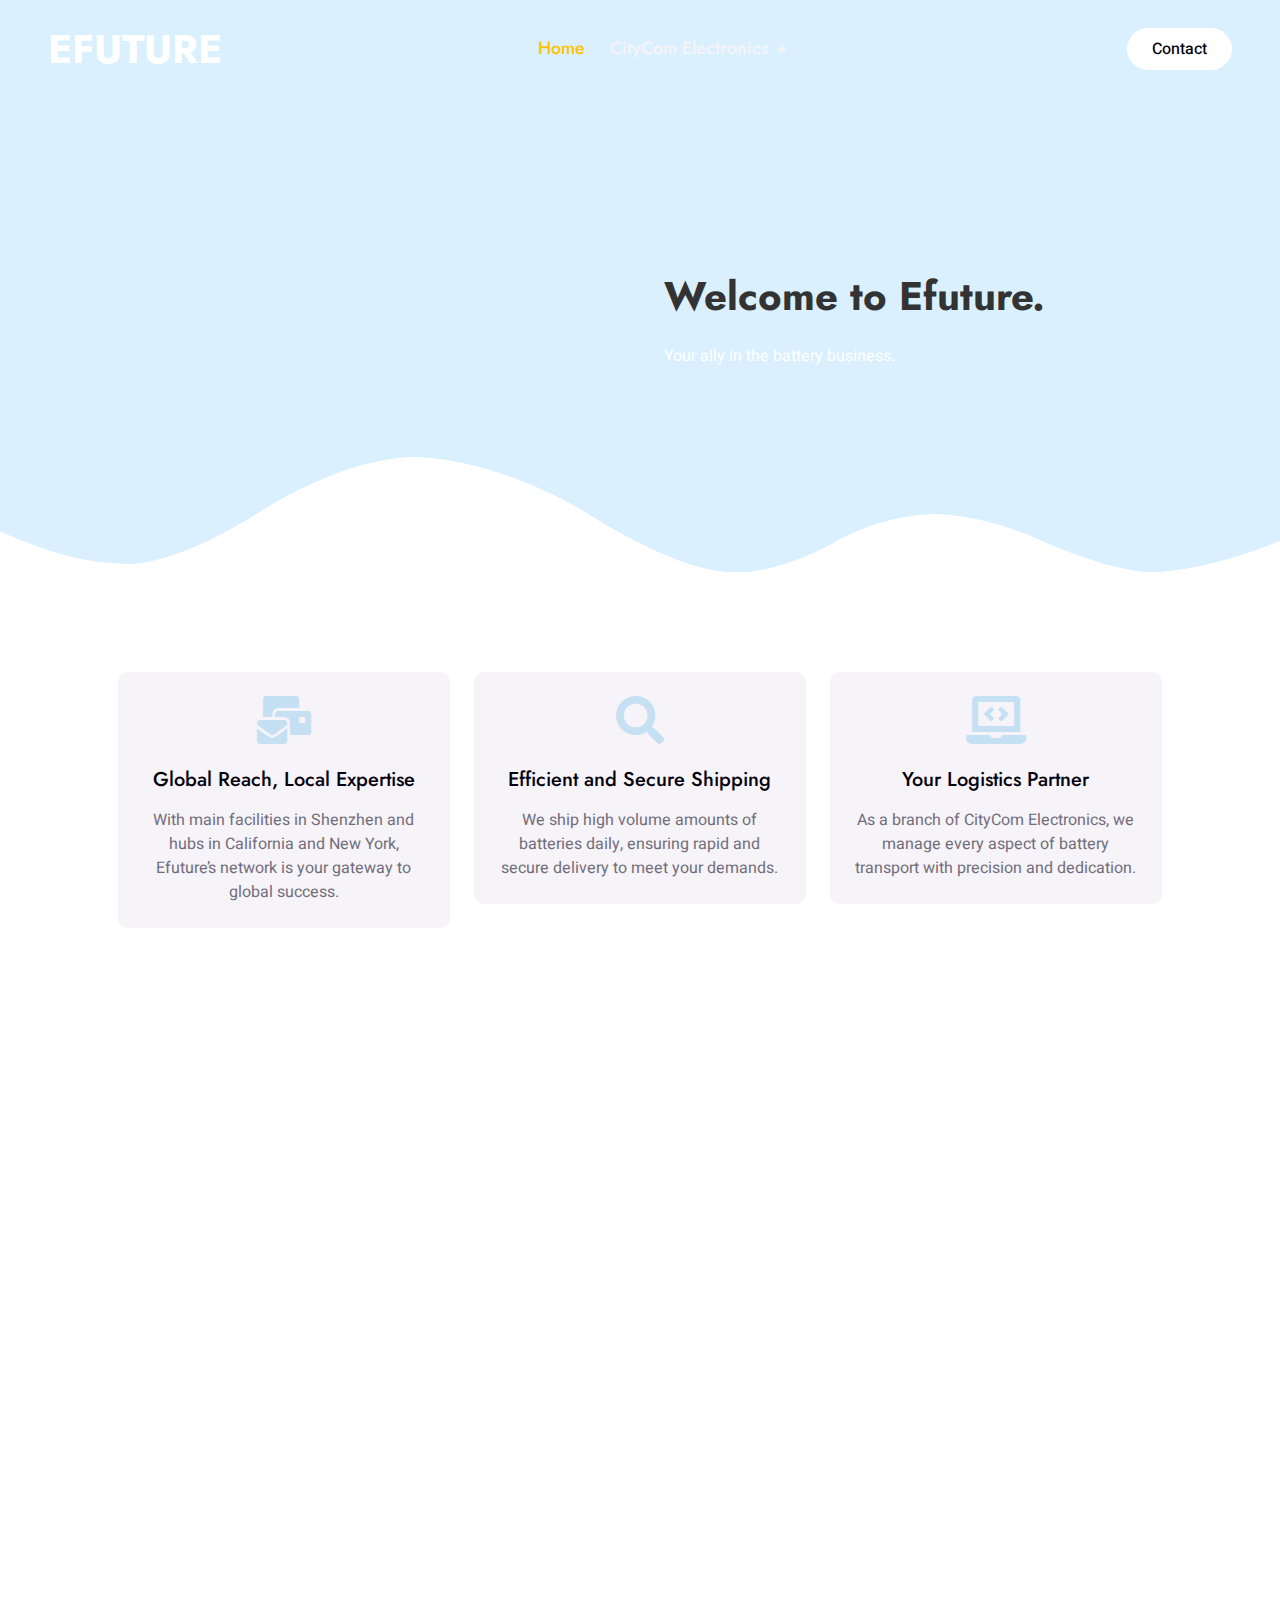
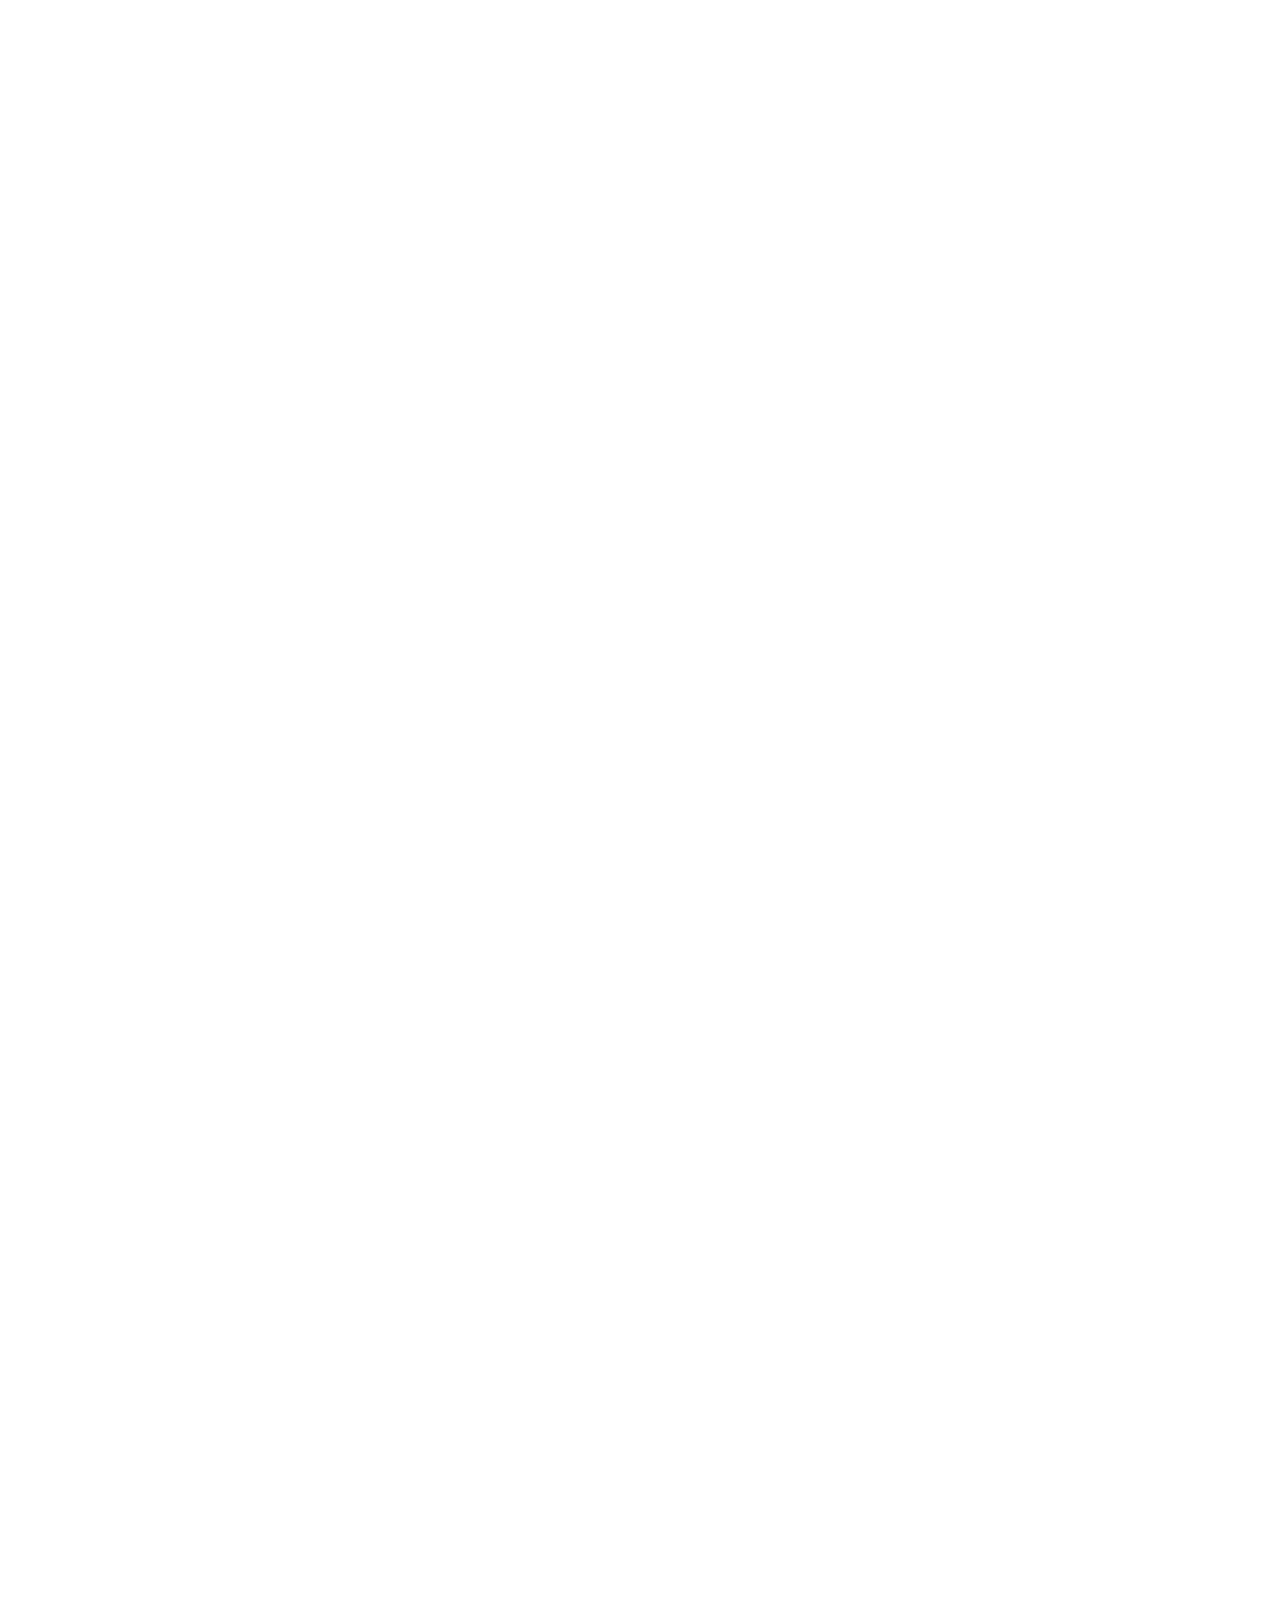
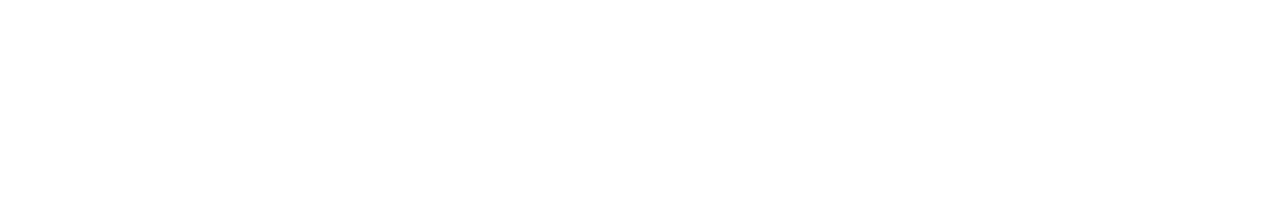
<file: index.html>
<!DOCTYPE html>
<html lang="en">

<head>
    <meta charset="utf-8">
    <title>EFUTURE LLC</title>
    <meta content="width=device-width, initial-scale=1.0" name="viewport">
    <meta content="" name="keywords">
    <meta content="" name="description">

    <!-- Favicon -->
    <link href="img/favicon.ico" rel="icon">

    <!-- Google Web Fonts -->
    <link rel="preconnect" href="https://fonts.googleapis.com">
    <link rel="preconnect" href="https://fonts.gstatic.com" crossorigin>
    <link href="https://fonts.googleapis.com/css2?family=Heebo:wght@400;500&family=Jost:wght@500;600;700&display=swap" rel="stylesheet"> 

    <!-- Icon Font Stylesheet -->
    <link href="https://cdnjs.cloudflare.com/ajax/libs/font-awesome/5.10.0/css/all.min.css" rel="stylesheet">
    <link href="https://cdn.jsdelivr.net/npm/bootstrap-icons@1.4.1/font/bootstrap-icons.css" rel="stylesheet">

    <!-- Libraries Stylesheet -->
    <link href="lib/animate/animate.min.css" rel="stylesheet">
    <link href="lib/owlcarousel/assets/owl.carousel.min.css" rel="stylesheet">
    <link href="lib/lightbox/css/lightbox.min.css" rel="stylesheet">

    <!-- Customized Bootstrap Stylesheet -->
    <link href="css/bootstrap.min.css" rel="stylesheet">

    <!-- Template Stylesheet -->
    <link href="css/style.css" rel="stylesheet">
</head>

<body>
    <div class="container-xxl bg-white p-0">
        <!-- Spinner Start -->
        <div id="spinner" class="show bg-white position-fixed translate-middle w-100 vh-100 top-50 start-50 d-flex align-items-center justify-content-center">
            <div class="spinner-grow text-primary" style="width: 3rem; height: 3rem;" role="status">
                <span class="sr-only">Loading...</span>
            </div>
        </div>
        <!-- Spinner End -->


        <!-- Navbar & Hero Start -->
        <div class="container-xxl position-relative p-0">
            <nav class="navbar navbar-expand-lg navbar-light px-4 px-lg-5 py-3 py-lg-0">
                <a href="" class="navbar-brand p-0">
                    <h1 class="m-0">EFUTURE</h1>
                    <!-- <img src="img/logo.png" alt="Logo"> -->
                </a>
                <button class="navbar-toggler" type="button" data-bs-toggle="collapse" data-bs-target="#navbarCollapse">
                    <span class="fa fa-bars"></span>
                </button>
                <div class="collapse navbar-collapse" id="navbarCollapse">
                    <div class="navbar-nav mx-auto py-0">
                        <a href="index.html" class="nav-item nav-link active">Home</a>
                        <!-- <a href="about.html" class="nav-item nav-link">About</a> -->
                        <div class="nav-item dropdown">
                            <!-- <a href="http://www.citybattery.com/" class="nav-item nav-link">CityCom Electronics</a> -->
                            <a href="http://www.citybattery.com/" class="nav-link dropdown-toggle" data-bs-toggle="dropdown">CityCom Electronics</a>
                            <div class="dropdown-menu m-0">
                                <a href="http://www.citybattery.com/" class="dropdown-item">Main Page</a>
                                <a href="http://www.citybattery.com/products.asp" class="dropdown-item">Products</a>
                                <a href="http://www.citybattery.com/feedback.asp" class="dropdown-item">Order Inquiries</a>
                                <a href="http://www.citybattery.com/contactus.asp" class="dropdown-item">Contact CityCom Electronics</a>

                            </div>
                        </div>
                        
                    </div>
                    <a href="contact.html" class="btn rounded-pill py-2 px-4 ms-3 d-none d-lg-block">Contact</a>
                </div>
            </nav>

            <!-- <div class="container-xxl bg-primary hero-header">
                <div class="container px-lg-5">
                    <div class="row g-5 align-items-end">
                        <div class="col-lg-6 text-center text-lg-start">
                            <h1 class="text-charcoal mb-4 animated slideInDown">Welcome to Efuture. </h1>
                        </div>
                        <div class="col-lg-6 text-center text-lg-start">
                            <img class="img-fluid animated zoomIn" src="img/efuturelogo.png" alt="">
                        </div>
                    </div>
                </div>
            </div> -->
            
            <div class="container-xxl bg-primary hero-header">
                <div class="container px-lg-5">
                    <div class="row g-5 align-items-end">
                        <div class="col-lg-6 text-center text-lg-start">
                            <br>
                            <br>
                            <br>
                            <br>
                            <br>
                            <br>
                            <br>
                            <br>
                            <h1 class="text-charcoal mb-4 animated slideInDown">Welcome to Efuture.</h1>
                            
                            <p class="text-white pb-3 animated slideInDown">
                                Your ally in the battery business.
                            </p>
                            <br>
                            <br>
                            <br>
                            <br>
                            <!-- <a href="about.html" class="btn btn-secondary py-sm-3 px-sm-5 rounded-pill me-3 animated slideInLeft">Read More</a>
                            <a href="" class="btn btn-light py-sm-3 px-sm-5 rounded-pill animated slideInRight">Contact Us</a> -->
                        </div>
                        <div class="col-lg-6 text-center text-lg-start">
                            <!-- <img class="img-fluid animated zoomIn" src="img/Image.png" alt=""> -->
                            <!-- <img class="img-fluid animated zoomIn rotated-image" src="img/Image.png" alt="Efuture Logo" > -->
                        </div>
                    </div>
                </div>
            </div>
            
        </div>
        <!-- Navbar & Hero End -->


        <!-- Feature Start -->
        <div class="container-xxl py-5">
            <div class="container py-5 px-lg-5">
                <div class="row g-4">
                    <div class="col-lg-4 wow fadeInUp" data-wow-delay="0.1s">
                        <div class="feature-item bg-light rounded text-center p-4">
                            <i class="fa fa-3x fa-mail-bulk text-primary mb-4"></i>
                            <h5 class="mb-3">Global Reach, Local Expertise</h5>
                            <p class="m-0">With main facilities in Shenzhen and hubs in California and New York, Efuture’s network is your gateway to global success.</p>
                        </div>
                    </div>
                    <div class="col-lg-4 wow fadeInUp" data-wow-delay="0.3s">
                        <div class="feature-item bg-light rounded text-center p-4">
                            <i class="fa fa-3x fa-search text-primary mb-4"></i>
                            <h5 class="mb-3">Efficient and Secure Shipping</h5>
                            <p class="m-0">We ship high volume amounts of batteries daily, ensuring rapid and secure delivery to meet your demands.</p>
                        </div>
                    </div>
                    <div class="col-lg-4 wow fadeInUp" data-wow-delay="0.5s">
                        <div class="feature-item bg-light rounded text-center p-4">
                            <i class="fa fa-3x fa-laptop-code text-primary mb-4"></i>
                            <h5 class="mb-3">Your Logistics Partner</h5>
                            <p class="m-0">As a branch of CityCom Electronics, we manage every aspect of battery transport with precision and dedication.</p>
                        </div>
                    </div>
                </div>
            </div>
        </div>
        <!-- Feature End -->


        <!-- About Start -->
        <div class="container-xxl py-5">
            <div class="container py-5 px-lg-5">
                <div class="row g-5 align-items-center">
                    <div class="col-lg-6 wow fadeInUp" data-wow-delay="0.1s">
                        <p class="section-title text-secondary">About Us<span></span></p>
                        <h1 class="mb-5">Your Trusted Partner in Battery Logistics</h1>
                        <p class="mb-4">
                            Welcome to Efuture, the logistics branch of CityCom Electronics, a leader in powering the future with reliable and 
                            efficient battery solutions.
                            We specialize in providing seamless logistics support for large-scale battery shipments, partnering with companies 
                            across the globe to ensure that products with essential power components reach their destinations on time and in top 
                            condition.
                            <br>
                            Operating from our hub in New York City, Efuture leverages a strong foundation in global supply chain 
                            management and efficient warehousing solutions to meet the demands of modern industries. Our team works tirelessly to 
                            uphold CityCom's standards of excellence, handling complex shipments with accuracy, speed, and transparency.
                            <br>

                            Contact us for more promotions for your battery needs! 
                        </p>
                        <div class="skill mb-4">
                            <div class="d-flex justify-content-between">
                                <p class="mb-2">Global Coverage</p>
                                <p class="mb-2">85%</p>
                            </div>
                            <div class="progress">
                                <div class="progress-bar bg-primary" role="progressbar" aria-valuenow="85" aria-valuemin="0" aria-valuemax="100"></div>
                            </div>
                        </div>
                        <div class="skill mb-4">
                            <div class="d-flex justify-content-between">
                                <p class="mb-2">Client Retention Rate</p>
                                <p class="mb-2">90%</p>
                            </div>
                            <div class="progress">
                                <div class="progress-bar bg-secondary" role="progressbar" aria-valuenow="90" aria-valuemin="0" aria-valuemax="100"></div>
                            </div>
                        </div>
                        <div class="skill mb-4">
                            <div class="d-flex justify-content-between">
                                <p class="mb-2">Customer Satisfaction</p>
                                <p class="mb-2">95%</p>
                            </div>
                            <div class="progress">
                                <div class="progress-bar bg-dark" role="progressbar" aria-valuenow="95" aria-valuemin="0" aria-valuemax="100"></div>
                            </div>
                        </div>
                        <!-- <a href="" class="btn btn-primary py-sm-3 px-sm-5 rounded-pill mt-3">Read More</a> -->
                    </div>
                    <div class="col-lg-6">
                        <img class="img-fluid wow zoomIn" data-wow-delay="0.5s" src="img/about.png">
                    </div>
                </div>
            </div>
        </div>
        <!-- About End -->


        <!-- Facts Start -->
        <div class="container-xxl bg-primary fact py-5 wow fadeInUp" data-wow-delay="0.1s">
            <div class="container py-5 px-lg-5">
                <div class="row g-4">
                    <!-- <div class="col-md-6 col-lg-3 text-center wow fadeIn" data-wow-delay="0.1s">
                        <i class="fa fa-certificate fa-3x text-secondary mb-3"></i>
                        <h1 class="text-white mb-2" data-toggle="counter-up">1234</h1>
                        <p class="text-white mb-0">Years Experience</p>
                    </div>
                    <div class="col-md-6 col-lg-3 text-center wow fadeIn" data-wow-delay="0.3s">
                        <i class="fa fa-users-cog fa-3x text-secondary mb-3"></i>
                        <h1 class="text-white mb-2" data-toggle="counter-up">1234</h1>
                        <p class="text-white mb-0">Team Members</p>
                    </div>
                    <div class="col-md-6 col-lg-3 text-center wow fadeIn" data-wow-delay="0.5s">
                        <i class="fa fa-users fa-3x text-secondary mb-3"></i>
                        <h1 class="text-white mb-2" data-toggle="counter-up">1234</h1>
                        <p class="text-white mb-0">Satisfied Clients</p>
                    </div>
                    <div class="col-md-6 col-lg-3 text-center wow fadeIn" data-wow-delay="0.7s">
                        <i class="fa fa-check fa-3x text-secondary mb-3"></i>
                        <h1 class="text-white mb-2" data-toggle="counter-up">1234</h1>
                        <p class="text-white mb-0">Compleate Projects</p>
                    </div> -->
                </div>
            </div>
        </div>
        <!-- Facts End -->


        <!-- Service Start -->
        <div class="container-xxl py-5">
            <div class="container py-5 px-lg-5">
                <div class="wow fadeInUp" data-wow-delay="0.1s">
                    <p class="section-title text-secondary justify-content-center"><span></span>Our Customers<span></span></p>
                    <!-- <h1 class="text-center mb-5">What Solutions We Provide</h1> -->
                </div>
                <div class="row g-4">
                    <div class="col-lg-4 col-md-6 wow fadeInUp" data-wow-delay="0.1s">
                        <div class="service-item d-flex flex-column text-center rounded">
                            <!-- <div class="service-icon flex-shrink-0">
                                <i class="fa fa-search fa-2x"></i>
                            </div> -->
                            <h5 class="mb-3">AMAZON</h5>
                            <!-- <p class="m-0">Erat ipsum justo amet duo et elitr dolor, est duo duo eos lorem sed diam stet diam sed stet lorem.</p> -->
                            <a class="btn btn-square" href=""><i class="fa fa-arrow-right"></i></a>
                        </div>
                    </div>
                    <div class="col-lg-4 col-md-6 wow fadeInUp" data-wow-delay="0.3s">
                        <div class="service-item d-flex flex-column text-center rounded">
                            <h5 class="mb-3">AMERICAN BATTERY FACTORY</h5>
                            <a class="btn btn-square" href=""><i class="fa fa-arrow-right"></i></a>
                        </div>
                    </div>
                    <div class="col-lg-4 col-md-6 wow fadeInUp" data-wow-delay="0.5s">
                        <div class="service-item d-flex flex-column text-center rounded">
                            <!-- <div class="service-icon flex-shrink-0">
                                <i class="fab fa-facebook-f fa-2x"></i>
                            </div> -->
                            <h5 class="mb-3">IMR ELECTRONICS</h5>
                            <a class="btn btn-square" href=""><i class="fa fa-arrow-right"></i></a>
                        </div>
                    </div>
                    <div class="col-lg-4 col-md-6 wow fadeInUp" data-wow-delay="0.1s">
                        <div class="service-item d-flex flex-column text-center rounded">
                            
                            <h5 class="mb-3">OTHER WORLD COMPUTING</h5>
                            <a class="btn btn-square" href=""><i class="fa fa-arrow-right"></i></a>
                        </div>
                    </div>
                    <div class="col-lg-4 col-md-6 wow fadeInUp" data-wow-delay="0.3s">
                        <div class="service-item d-flex flex-column text-center rounded">
                            
                            <h5 class="mb-3">MOTOCLOPS INC</h5>
                            <a class="btn btn-square" href=""><i class="fa fa-arrow-right"></i></a>
                        </div>
                    </div>
                    <div class="col-lg-4 col-md-6 wow fadeInUp" data-wow-delay="0.5s">
                        <div class="service-item d-flex flex-column text-center rounded">
                            
                            <h5 class="mb-3">ENGINEERING SOLUTIONS INC</h5>
                            <!-- <p class="m-0">Erat ipsum justo amet duo et elitr dolor, est duo duo eos lorem sed diam stet diam sed stet lorem.</p>
                            <a class="btn btn-square" href=""><i class="fa fa-arrow-right"></i></a> -->
                        </div>
                    </div>
                </div>
            </div>
        </div>
        <!-- Service End -->


        <!-- Newsletter Start -->
        <!-- <div class="container-xxl bg-primary newsletter py-5 wow fadeInUp" data-wow-delay="0.1s">
            <div class="container py-5 px-lg-5">
                <div class="row justify-content-center">
                    <div class="col-lg-7 text-center">
                        <p class="section-title text-white justify-content-center"><span></span>Newsletter<span></span></p>
                        <h1 class="text-center text-white mb-4">Stay Always In Touch</h1>
                        <p class="text-white mb-4">Diam dolor diam ipsum et tempor sit. Aliqu diam amet diam et eos labore. Clita erat ipsum et lorem et sit sed stet lorem sit clita duo justo</p>
                        <div class="position-relative w-100 mt-3">
                            <input class="form-control border-0 rounded-pill w-100 ps-4 pe-5" type="text" placeholder="Enter Your Email" style="height: 48px;">
                            <button type="button" class="btn shadow-none position-absolute top-0 end-0 mt-1 me-2"><i class="fa fa-paper-plane text-primary fs-4"></i></button>
                        </div>
                    </div>
                </div>
            </div>
        </div> -->
        <!-- Newsletter End -->


        <!-- Projects Start -->
        <!-- <div class="container-xxl py-5">
            <div class="container py-5 px-lg-5">
                <div class="wow fadeInUp" data-wow-delay="0.1s">
                    <p class="section-title text-secondary justify-content-center"><span></span>Our Projects<span></span></p>
                    <h1 class="text-center mb-5">Recently Completed Projects</h1>
                </div>
                <div class="row mt-n2 wow fadeInUp" data-wow-delay="0.3s">
                    <div class="col-12 text-center">
                        <ul class="list-inline mb-5" id="portfolio-flters">
                            <li class="mx-2 active" data-filter="*">All</li>
                            <li class="mx-2" data-filter=".first">Web Design</li>
                            <li class="mx-2" data-filter=".second">Graphic Design</li>
                        </ul>
                    </div>
                </div>
                <div class="row g-4 portfolio-container">
                    <div class="col-lg-4 col-md-6 portfolio-item first wow fadeInUp" data-wow-delay="0.1s">
                        <div class="rounded overflow-hidden">
                            <div class="position-relative overflow-hidden">
                                <img class="img-fluid w-100" src="img/portfolio-1.jpg" alt="">
                                <div class="portfolio-overlay">
                                    <a class="btn btn-square btn-outline-light mx-1" href="img/portfolio-1.jpg" data-lightbox="portfolio"><i class="fa fa-eye"></i></a>
                                    <a class="btn btn-square btn-outline-light mx-1" href=""><i class="fa fa-link"></i></a>
                                </div>
                            </div>
                            <div class="bg-light p-4">
                                <p class="text-primary fw-medium mb-2">UI / UX Design</p>
                                <h5 class="lh-base mb-0">Digital Agency Website Design And Development</a>
                            </div>
                        </div>
                    </div>
                    <div class="col-lg-4 col-md-6 portfolio-item second wow fadeInUp" data-wow-delay="0.3s">
                        <div class="rounded overflow-hidden">
                            <div class="position-relative overflow-hidden">
                                <img class="img-fluid w-100" src="img/portfolio-2.jpg" alt="">
                                <div class="portfolio-overlay">
                                    <a class="btn btn-square btn-outline-light mx-1" href="img/portfolio-2.jpg" data-lightbox="portfolio"><i class="fa fa-eye"></i></a>
                                    <a class="btn btn-square btn-outline-light mx-1" href=""><i class="fa fa-link"></i></a>
                                </div>
                            </div>
                            <div class="bg-light p-4">
                                <p class="text-primary fw-medium mb-2">UI / UX Design</p>
                                <h5 class="lh-base mb-0">Digital Agency Website Design And Development</a>
                            </div>
                        </div>
                    </div>
                    <div class="col-lg-4 col-md-6 portfolio-item first wow fadeInUp" data-wow-delay="0.5s">
                        <div class="rounded overflow-hidden">
                            <div class="position-relative overflow-hidden">
                                <img class="img-fluid w-100" src="img/portfolio-3.jpg" alt="">
                                <div class="portfolio-overlay">
                                    <a class="btn btn-square btn-outline-light mx-1" href="img/portfolio-3.jpg" data-lightbox="portfolio"><i class="fa fa-eye"></i></a>
                                    <a class="btn btn-square btn-outline-light mx-1" href=""><i class="fa fa-link"></i></a>
                                </div>
                            </div>
                            <div class="bg-light p-4">
                                <p class="text-primary fw-medium mb-2">UI / UX Design</p>
                                <h5 class="lh-base mb-0">Digital Agency Website Design And Development</a>
                            </div>
                        </div>
                    </div>
                    <div class="col-lg-4 col-md-6 portfolio-item second wow fadeInUp" data-wow-delay="0.1s">
                        <div class="rounded overflow-hidden">
                            <div class="position-relative overflow-hidden">
                                <img class="img-fluid w-100" src="img/portfolio-4.jpg" alt="">
                                <div class="portfolio-overlay">
                                    <a class="btn btn-square btn-outline-light mx-1" href="img/portfolio-4.jpg" data-lightbox="portfolio"><i class="fa fa-eye"></i></a>
                                    <a class="btn btn-square btn-outline-light mx-1" href=""><i class="fa fa-link"></i></a>
                                </div>
                            </div>
                            <div class="bg-light p-4">
                                <p class="text-primary fw-medium mb-2">UI / UX Design</p>
                                <h5 class="lh-base mb-0">Digital Agency Website Design And Development</a>
                            </div>
                        </div>
                    </div>
                    <div class="col-lg-4 col-md-6 portfolio-item first wow fadeInUp" data-wow-delay="0.3s">
                        <div class="rounded overflow-hidden">
                            <div class="position-relative overflow-hidden">
                                <img class="img-fluid w-100" src="img/portfolio-5.jpg" alt="">
                                <div class="portfolio-overlay">
                                    <a class="btn btn-square btn-outline-light mx-1" href="img/portfolio-5.jpg" data-lightbox="portfolio"><i class="fa fa-eye"></i></a>
                                    <a class="btn btn-square btn-outline-light mx-1" href=""><i class="fa fa-link"></i></a>
                                </div>
                            </div>
                            <div class="bg-light p-4">
                                <p class="text-primary fw-medium mb-2">UI / UX Design</p>
                                <h5 class="lh-base mb-0">Digital Agency Website Design And Development</a>
                            </div>
                        </div>
                    </div>
                    <div class="col-lg-4 col-md-6 portfolio-item second wow fadeInUp" data-wow-delay="0.5s">
                        <div class="rounded overflow-hidden">
                            <div class="position-relative overflow-hidden">
                                <img class="img-fluid w-100" src="img/portfolio-6.jpg" alt="">
                                <div class="portfolio-overlay">
                                    <a class="btn btn-square btn-outline-light mx-1" href="img/portfolio-6.jpg" data-lightbox="portfolio"><i class="fa fa-eye"></i></a>
                                    <a class="btn btn-square btn-outline-light mx-1" href=""><i class="fa fa-link"></i></a>
                                </div>
                            </div>
                            <div class="bg-light p-4">
                                <p class="text-primary fw-medium mb-2">UI / UX Design</p>
                                <h5 class="lh-base mb-0">Digital Agency Website Design And Development</a>
                            </div>
                        </div>
                    </div>
                </div>
            </div>
        </div> -->
        <!-- Projects End -->


        <!-- Testimonial Start -->
        <!-- <div class="container-xxl py-5 wow fadeInUp" data-wow-delay="0.1s">
            <div class="container py-5 px-lg-5">
                <p class="section-title text-secondary justify-content-center"><span></span>Testimonial<span></span></p>
                <h1 class="text-center mb-5">What Say Our Clients!</h1>
                <div class="owl-carousel testimonial-carousel">
                    <div class="testimonial-item bg-light rounded my-4">
                        <p class="fs-5"><i class="fa fa-quote-left fa-4x text-primary mt-n4 me-3"></i>Diam dolor diam ipsum sit. Aliqu diam amet diam et eos. Clita erat ipsum et lorem et sit sed stet lorem sit clita duo justo.</p>
                        <div class="d-flex align-items-center">
                            <img class="img-fluid flex-shrink-0 rounded-circle" src="img/testimonial-1.jpg" style="width: 65px; height: 65px;">
                            <div class="ps-4">
                                <h5 class="mb-1">Client Name</h5>
                                <span>Profession</span>
                            </div>
                        </div>
                    </div>
                    <div class="testimonial-item bg-light rounded my-4">
                        <p class="fs-5"><i class="fa fa-quote-left fa-4x text-primary mt-n4 me-3"></i>Diam dolor diam ipsum sit. Aliqu diam amet diam et eos. Clita erat ipsum et lorem et sit sed stet lorem sit clita duo justo.</p>
                        <div class="d-flex align-items-center">
                            <img class="img-fluid flex-shrink-0 rounded-circle" src="img/testimonial-2.jpg" style="width: 65px; height: 65px;">
                            <div class="ps-4">
                                <h5 class="mb-1">Client Name</h5>
                                <span>Profession</span>
                            </div>
                        </div>
                    </div>
                    <div class="testimonial-item bg-light rounded my-4">
                        <p class="fs-5"><i class="fa fa-quote-left fa-4x text-primary mt-n4 me-3"></i>Diam dolor diam ipsum sit. Aliqu diam amet diam et eos. Clita erat ipsum et lorem et sit sed stet lorem sit clita duo justo.</p>
                        <div class="d-flex align-items-center">
                            <img class="img-fluid flex-shrink-0 rounded-circle" src="img/testimonial-3.jpg" style="width: 65px; height: 65px;">
                            <div class="ps-4">
                                <h5 class="mb-1">Client Name</h5>
                                <span>Profession</span>
                            </div>
                        </div>
                    </div>
                </div>
            </div>
        </div> -->
        <!-- Testimonial End -->


        <!-- Team Start -->
        <!-- <div class="container-xxl py-5">
            <div class="container py-5 px-lg-5">
                <div class="wow fadeInUp" data-wow-delay="0.1s">
                    <p class="section-title text-secondary justify-content-center"><span></span>Our Team<span></span></p>
                    <h1 class="text-center mb-5">Our Team Members</h1>
                </div>
                <div class="row g-4">
                    <div class="col-lg-4 col-md-6 wow fadeInUp" data-wow-delay="0.1s">
                        <div class="team-item bg-light rounded">
                            <div class="text-center border-bottom p-4">
                                <img class="img-fluid rounded-circle mb-4" src="img/team-1.jpg" alt="">
                                <h5>John Doe</h5>
                                <span>CEO & Founder</span>
                            </div>
                            <div class="d-flex justify-content-center p-4">
                                <a class="btn btn-square mx-1" href=""><i class="fab fa-facebook-f"></i></a>
                                <a class="btn btn-square mx-1" href=""><i class="fab fa-twitter"></i></a>
                                <a class="btn btn-square mx-1" href=""><i class="fab fa-instagram"></i></a>
                                <a class="btn btn-square mx-1" href=""><i class="fab fa-linkedin-in"></i></a>
                            </div>
                        </div>
                    </div>
                    <div class="col-lg-4 col-md-6 wow fadeInUp" data-wow-delay="0.3s">
                        <div class="team-item bg-light rounded">
                            <div class="text-center border-bottom p-4">
                                <img class="img-fluid rounded-circle mb-4" src="img/team-2.jpg" alt="">
                                <h5>Jessica Brown</h5>
                                <span>Web Designer</span>
                            </div>
                            <div class="d-flex justify-content-center p-4">
                                <a class="btn btn-square mx-1" href=""><i class="fab fa-facebook-f"></i></a>
                                <a class="btn btn-square mx-1" href=""><i class="fab fa-twitter"></i></a>
                                <a class="btn btn-square mx-1" href=""><i class="fab fa-instagram"></i></a>
                                <a class="btn btn-square mx-1" href=""><i class="fab fa-linkedin-in"></i></a>
                            </div>
                        </div>
                    </div>
                    <div class="col-lg-4 col-md-6 wow fadeInUp" data-wow-delay="0.5s">
                        <div class="team-item bg-light rounded">
                            <div class="text-center border-bottom p-4">
                                <img class="img-fluid rounded-circle mb-4" src="img/team-3.jpg" alt="">
                                <h5>Tony Johnson</h5>
                                <span>SEO Expert</span>
                            </div>
                            <div class="d-flex justify-content-center p-4">
                                <a class="btn btn-square mx-1" href=""><i class="fab fa-facebook-f"></i></a>
                                <a class="btn btn-square mx-1" href=""><i class="fab fa-twitter"></i></a>
                                <a class="btn btn-square mx-1" href=""><i class="fab fa-instagram"></i></a>
                                <a class="btn btn-square mx-1" href=""><i class="fab fa-linkedin-in"></i></a>
                            </div>
                        </div>
                    </div>
                </div>
            </div>
        </div> -->
        <!-- Team End -->
        

        <!-- Footer Start -->
        <div class="container-fluid bg-primary text-light footer wow fadeIn" data-wow-delay="0.1s">
            <div class="container py-5 px-lg-5">
                <div class="row g-5">
                    <div class="col-md-6 col-lg-3">
                        <p class="section-title text-white h5 mb-4">Address<span></span></p>
                        <p><i class="fa fa-map-marker-alt me-3"></i>1384 Yardville Hamilton Square Rd, Hamilton Township, NJ 08691
                        </p>
                        <p><i class="fa fa-phone-alt me-3"></i>+1 248 508 9649</p>
                        <p><i class="fa fa-envelope me-3"></i>xuelain.11@gmail.com</p>
                        <!-- <div class="d-flex pt-2">
                            <a class="btn btn-outline-light btn-social" href=""><i class="fab fa-twitter"></i></a>
                            <a class="btn btn-outline-light btn-social" href=""><i class="fab fa-facebook-f"></i></a>
                            <a class="btn btn-outline-light btn-social" href=""><i class="fab fa-instagram"></i></a>
                            <a class="btn btn-outline-light btn-social" href=""><i class="fab fa-linkedin-in"></i></a>
                        </div> -->
                    </div>
                    <div class="col-md-6 col-lg-3">
                        <p class="section-title text-white h5 mb-4">Quick Link<span></span></p>
                        <!-- <a class="btn btn-link" href="">About Us</a> -->
                        <a class="btn btn-link" href="contact.html">Contact Us</a>
                        <!-- <a class="btn btn-link" href="">Privacy Policy</a>
                        <a class="btn btn-link" href="">Terms & Condition</a>
                        <a class="btn btn-link" href="">Career</a> -->
                    <!-- </div>
                    <div class="col-md-6 col-lg-3">
                        <p class="section-title text-white h5 mb-4">Gallery<span></span></p>
                        <div class="row g-2">
                            <div class="col-4">
                                <img class="img-fluid" src="img/portfolio-1.jpg" alt="Image">
                            </div>
                            <div class="col-4">
                                <img class="img-fluid" src="img/portfolio-2.jpg" alt="Image">
                            </div>
                            <div class="col-4">
                                <img class="img-fluid" src="img/portfolio-3.jpg" alt="Image">
                            </div>
                            <div class="col-4">
                                <img class="img-fluid" src="img/portfolio-4.jpg" alt="Image">
                            </div>
                            <div class="col-4">
                                <img class="img-fluid" src="img/portfolio-5.jpg" alt="Image">
                            </div>
                            <div class="col-4">
                                <img class="img-fluid" src="img/portfolio-6.jpg" alt="Image">
                            </div>
                        </div>
                    </div>
                    <div class="col-md-6 col-lg-3">
                        <p class="section-title text-white h5 mb-4">Newsletter<span></span></p>
                        <p>Lorem ipsum dolor sit amet elit. Phasellus nec pretium mi. Curabitur facilisis ornare velit non vulpu</p>
                        <div class="position-relative w-100 mt-3">
                            <input class="form-control border-0 rounded-pill w-100 ps-4 pe-5" type="text" placeholder="Your Email" style="height: 48px;">
                            <button type="button" class="btn shadow-none position-absolute top-0 end-0 mt-1 me-2"><i class="fa fa-paper-plane text-primary fs-4"></i></button>
                        </div>
                    </div> -->
                </div>
            </div>
            <!-- <div class="container px-lg-5">
                <div class="copyright">
                    <div class="row">
                        <div class="col-md-6 text-center text-md-start mb-3 mb-md-0">
                            &copy; <a class="border-bottom" href="#">Your Site Name</a>, All Right Reserved. 
							
							Designed By <a class="border-bottom" href="https://htmlcodex.com">HTML Codex</a>
                        </div>
                        <div class="col-md-6 text-center text-md-end">
                            <div class="footer-menu">
                                <a href="">Home</a>
                                <a href="">Cookies</a>
                                <a href="">Help</a>
                                <a href="">FQAs</a>
                            </div>
                        </div>
                    </div>
                </div>
            </div> -->
        </div>
        <!-- Footer End -->


        <!-- Back to Top -->
        <a href="#" class="btn btn-lg btn-secondary btn-lg-square back-to-top"><i class="bi bi-arrow-up"></i></a>
    </div>

    <!-- JavaScript Libraries -->
    <script src="https://code.jquery.com/jquery-3.4.1.min.js"></script>
    <script src="https://cdn.jsdelivr.net/npm/bootstrap@5.0.0/dist/js/bootstrap.bundle.min.js"></script>
    <script src="lib/wow/wow.min.js"></script>
    <script src="lib/easing/easing.min.js"></script>
    <script src="lib/waypoints/waypoints.min.js"></script>
    <script src="lib/counterup/counterup.min.js"></script>
    <script src="lib/owlcarousel/owl.carousel.min.js"></script>
    <script src="lib/isotope/isotope.pkgd.min.js"></script>
    <script src="lib/lightbox/js/lightbox.min.js"></script>

    <!-- Template Javascript -->
    <script src="js/main.js"></script>
</body>

</html>
</file>
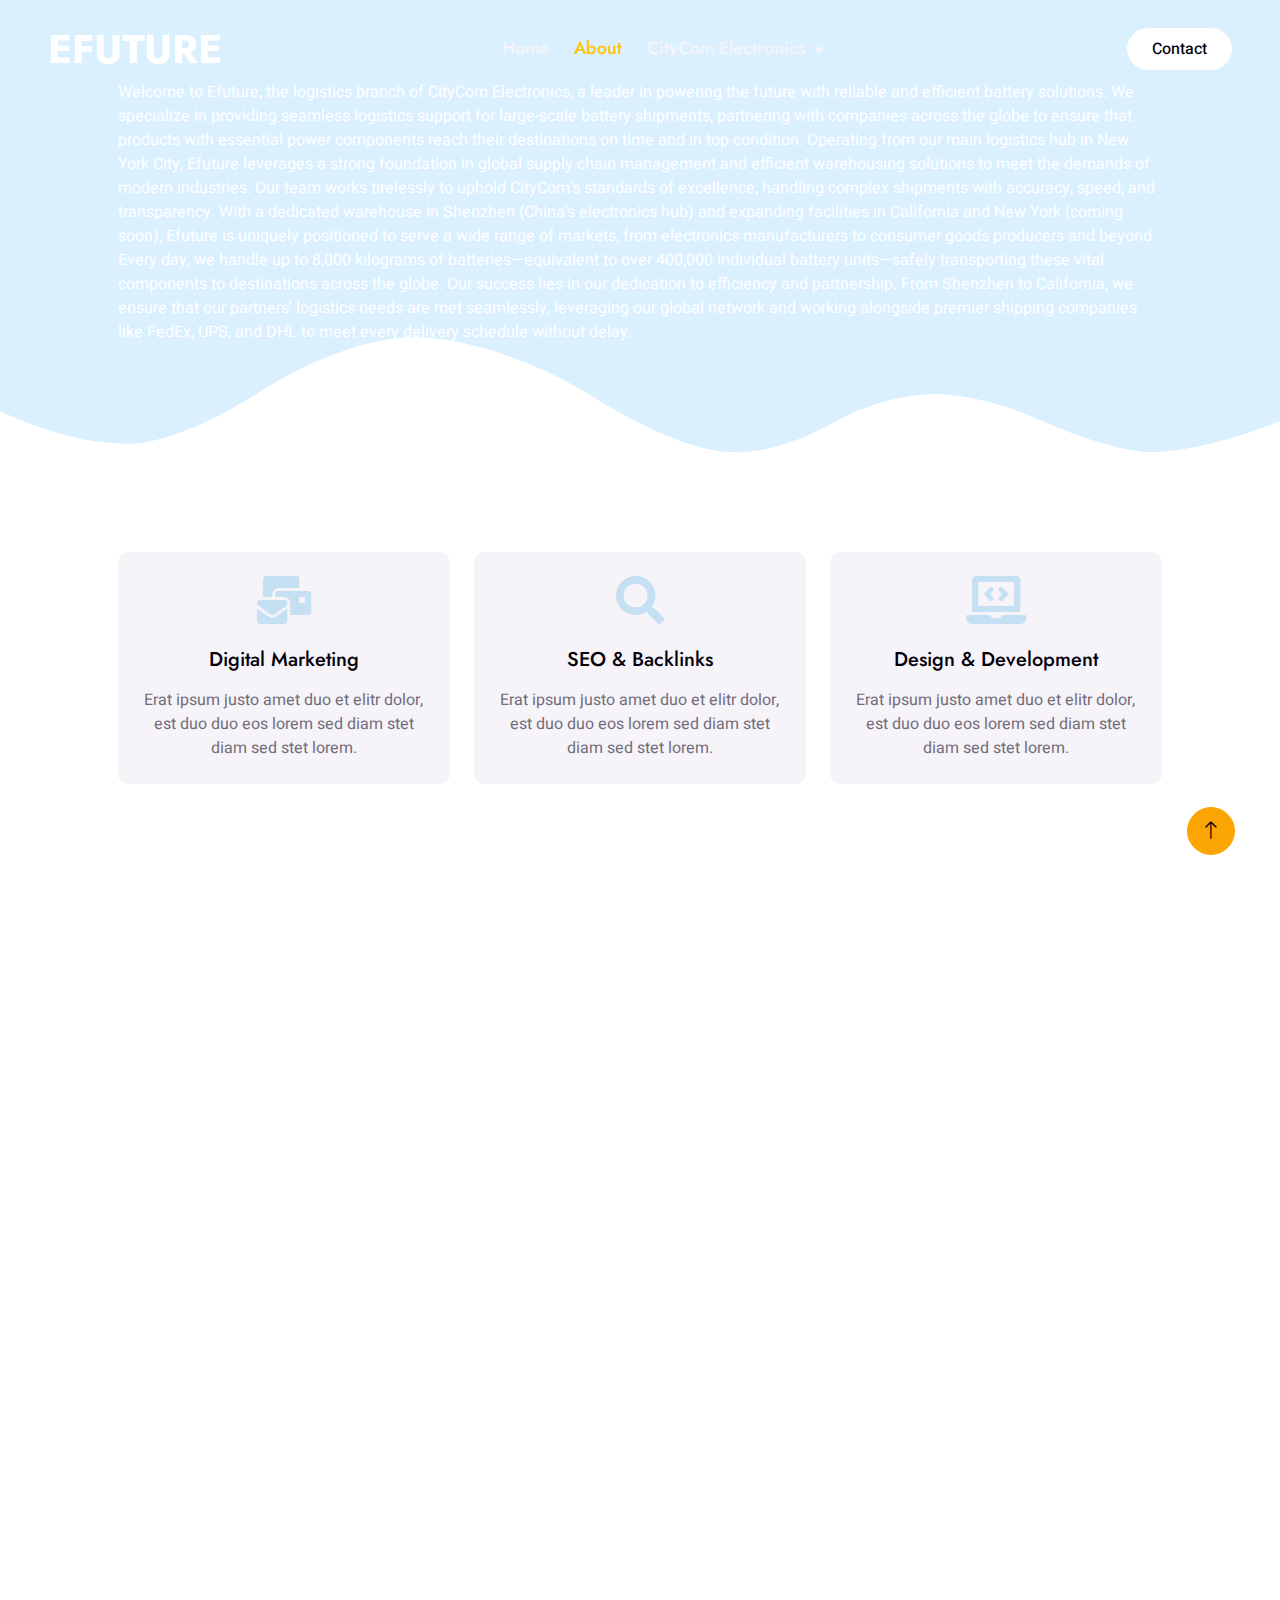
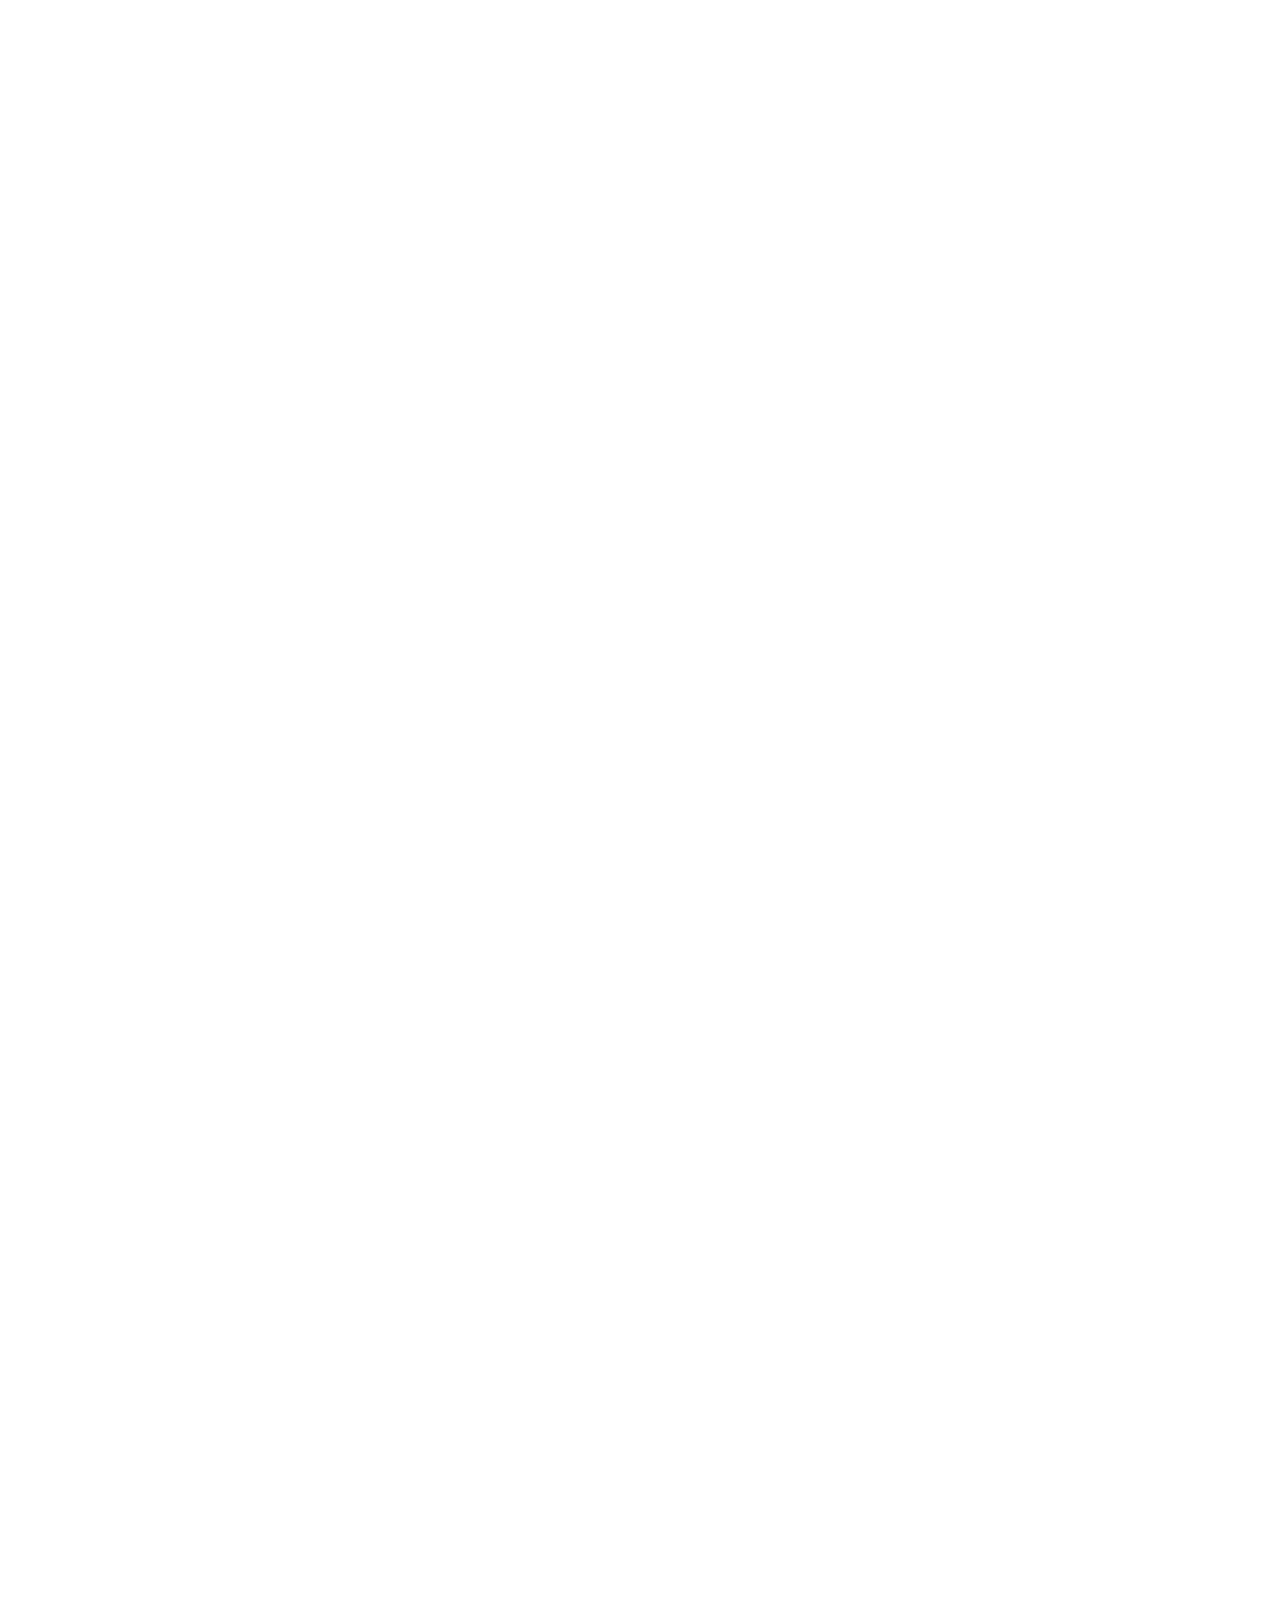
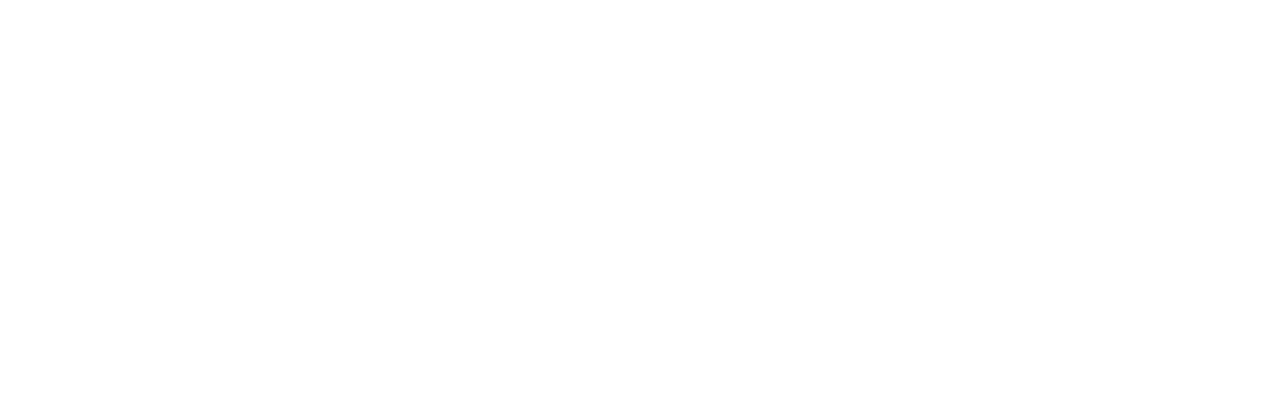
<file: about.html>
<!DOCTYPE html>
<html lang="en">

<head>
    <meta charset="utf-8">
    <title>Efuture about page</title>
    <meta content="width=device-width, initial-scale=1.0" name="viewport">
    <meta content="" name="keywords">
    <meta content="" name="description">

    <!-- Favicon -->
    <link href="img/favicon.ico" rel="icon">

    <!-- Google Web Fonts -->
    <link rel="preconnect" href="https://fonts.googleapis.com">
    <link rel="preconnect" href="https://fonts.gstatic.com" crossorigin>
    <link href="https://fonts.googleapis.com/css2?family=Heebo:wght@400;500&family=Jost:wght@500;600;700&display=swap" rel="stylesheet"> 

    <!-- Icon Font Stylesheet -->
    <link href="https://cdnjs.cloudflare.com/ajax/libs/font-awesome/5.10.0/css/all.min.css" rel="stylesheet">
    <link href="https://cdn.jsdelivr.net/npm/bootstrap-icons@1.4.1/font/bootstrap-icons.css" rel="stylesheet">

    <!-- Libraries Stylesheet -->
    <link href="lib/animate/animate.min.css" rel="stylesheet">
    <link href="lib/owlcarousel/assets/owl.carousel.min.css" rel="stylesheet">
    <link href="lib/lightbox/css/lightbox.min.css" rel="stylesheet">

    <!-- Customized Bootstrap Stylesheet -->
    <link href="css/bootstrap.min.css" rel="stylesheet">

    <!-- Template Stylesheet -->
    <link href="css/style.css" rel="stylesheet">
</head>

<body>
    <div class="container-xxl bg-white p-0">
        <!-- Spinner Start -->
        <div id="spinner" class="show bg-white position-fixed translate-middle w-100 vh-100 top-50 start-50 d-flex align-items-center justify-content-center">
            <div class="spinner-grow text-primary" style="width: 3rem; height: 3rem;" role="status">
                <span class="sr-only">Loading...</span>
            </div>
        </div>
        <!-- Spinner End -->


        <!-- Navbar & Hero Start -->
        <div class="container-xxl position-relative p-0">
            <nav class="navbar navbar-expand-lg navbar-light px-4 px-lg-5 py-3 py-lg-0">
                <a href="" class="navbar-brand p-0">
                    <h1 class="m-0">EFUTURE</h1>
                    <!-- <img src="img/logo.png" alt="Logo"> -->
                </a>
                <button class="navbar-toggler" type="button" data-bs-toggle="collapse" data-bs-target="#navbarCollapse">
                    <span class="fa fa-bars"></span>
                </button>
                <div class="collapse navbar-collapse" id="navbarCollapse">
                    <div class="navbar-nav mx-auto py-0">
                        <a href="index.html" class="nav-item nav-link">Home</a>
                        <a href="about.html" class="nav-item nav-link active">About</a>
                        <div class="nav-item dropdown">
                            <!-- <a href="http://www.citybattery.com/" class="nav-item nav-link">CityCom Electronics</a> -->
                            <a href="http://www.citybattery.com/" class="nav-link dropdown-toggle" data-bs-toggle="dropdown">CityCom Electronics</a>
                            <div class="dropdown-menu m-0">
                                <a href="http://www.citybattery.com/" class="dropdown-item">Main Page</a>
                                <a href="http://www.citybattery.com/products.asp" class="dropdown-item">Products</a>
                                <a href="http://www.citybattery.com/feedback.asp" class="dropdown-item">Order Inquiries</a>
                                <a href="http://www.citybattery.com/contactus.asp" class="dropdown-item">Contact CityCom Electronics</a>

                            </div>
                        </div>
                    </div>
                    <a href="" class="btn rounded-pill py-2 px-4 ms-3 d-none d-lg-block">Contact</a>
                </div>
            </nav>

            <div class="container-xxl bg-primary hero-header">
                <div class="container px-lg-5">
                    <p class="text-white pb-3 animated slideInDown">
                        Welcome to Efuture, the logistics branch of CityCom Electronics, 
                        a leader in powering the future with reliable and efficient battery solutions. 
                        We specialize in providing seamless logistics support for large-scale battery shipments, 
                        partnering with companies across the globe to ensure that products with essential power components 
                        reach their destinations on time and in top condition.
     
                        Operating from our main logistics hub in New York City, Efuture leverages a strong foundation 
                        in global supply chain management and efficient warehousing solutions to meet the demands of modern
                        industries. Our team works tirelessly to uphold CityCom's standards of excellence, handling complex
                        shipments with accuracy, speed, and transparency.
                        
                        With a dedicated warehouse in Shenzhen (China's electronics hub) and expanding 
                        facilities in California and New York (coming soon), Efuture is uniquely positioned to serve a wide 
                        range of markets, from electronics manufacturers to consumer goods producers and beyond. Every day, 
                        we handle up to 8,000 kilograms of batteries—equivalent to over 400,000 individual battery 
                        units—safely transporting these vital components to destinations across the globe.
    
                        Our success lies in our dedication to efficiency and partnership. From Shenzhen to California, 
                        we ensure that our partners' logistics needs are met seamlessly, leveraging our global network 
                        and working alongside premier shipping companies like FedEx, UPS, and DHL to meet every delivery
                        schedule without delay.
                    </p>
                    
                </div>
            </div>
        </div>
        <!-- Navbar & Hero End -->




        <!-- Feature Start -->
        <div class="container-xxl py-5">
            <div class="container py-5 px-lg-5">
                <div class="row g-4">
                    <div class="col-lg-4 wow fadeInUp" data-wow-delay="0.1s">
                        <div class="feature-item bg-light rounded text-center p-4">
                            <i class="fa fa-3x fa-mail-bulk text-primary mb-4"></i>
                            <h5 class="mb-3">Digital Marketing</h5>
                            <p class="m-0">Erat ipsum justo amet duo et elitr dolor, est duo duo eos lorem sed diam stet diam sed stet lorem.</p>
                        </div>
                    </div>
                    <div class="col-lg-4 wow fadeInUp" data-wow-delay="0.3s">
                        <div class="feature-item bg-light rounded text-center p-4">
                            <i class="fa fa-3x fa-search text-primary mb-4"></i>
                            <h5 class="mb-3">SEO & Backlinks</h5>
                            <p class="m-0">Erat ipsum justo amet duo et elitr dolor, est duo duo eos lorem sed diam stet diam sed stet lorem.</p>
                        </div>
                    </div>
                    <div class="col-lg-4 wow fadeInUp" data-wow-delay="0.5s">
                        <div class="feature-item bg-light rounded text-center p-4">
                            <i class="fa fa-3x fa-laptop-code text-primary mb-4"></i>
                            <h5 class="mb-3">Design & Development</h5>
                            <p class="m-0">Erat ipsum justo amet duo et elitr dolor, est duo duo eos lorem sed diam stet diam sed stet lorem.</p>
                        </div>
                    </div>
                </div>
            </div>
        </div>
        <!-- Feature End -->


        <!-- About Start -->
        <div class="container-xxl py-5">
            <div class="container py-5 px-lg-5">
                <div class="row g-5 align-items-center">
                    <div class="col-lg-6 wow fadeInUp" data-wow-delay="0.1s">
                        <p class="section-title text-secondary">About Us<span></span></p>
                        <h1 class="mb-5">#1 Digital solution with 10 years of experience</h1>
                        <p class="mb-4">Diam dolor diam ipsum et tempor sit. Aliqu diam amet diam et eos labore. Clita erat ipsum et lorem et sit, sed stet no labore lorem sit clita duo justo eirmod magna dolore erat amet</p>
                        <div class="skill mb-4">
                            <div class="d-flex justify-content-between">
                                <p class="mb-2">Digital Marketing</p>
                                <p class="mb-2">85%</p>
                            </div>
                            <div class="progress">
                                <div class="progress-bar bg-primary" role="progressbar" aria-valuenow="85" aria-valuemin="0" aria-valuemax="100"></div>
                            </div>
                        </div>
                        <div class="skill mb-4">
                            <div class="d-flex justify-content-between">
                                <p class="mb-2">SEO & Backlinks</p>
                                <p class="mb-2">90%</p>
                            </div>
                            <div class="progress">
                                <div class="progress-bar bg-secondary" role="progressbar" aria-valuenow="90" aria-valuemin="0" aria-valuemax="100"></div>
                            </div>
                        </div>
                        <div class="skill mb-4">
                            <div class="d-flex justify-content-between">
                                <p class="mb-2">Design & Development</p>
                                <p class="mb-2">95%</p>
                            </div>
                            <div class="progress">
                                <div class="progress-bar bg-dark" role="progressbar" aria-valuenow="95" aria-valuemin="0" aria-valuemax="100"></div>
                            </div>
                        </div>
                        <a href="" class="btn btn-primary py-sm-3 px-sm-5 rounded-pill mt-3">Read More</a>
                    </div>
                    <div class="col-lg-6">
                        <img class="img-fluid wow zoomIn" data-wow-delay="0.5s" src="img/about.png">
                    </div>
                </div>
            </div>
        </div>
        <!-- About End -->


        <!-- Facts Start -->
        <div class="container-xxl bg-primary fact py-5 wow fadeInUp" data-wow-delay="0.1s">
            <div class="container py-5 px-lg-5">
                <div class="row g-4">
                    <div class="col-md-6 col-lg-3 text-center wow fadeIn" data-wow-delay="0.1s">
                        <i class="fa fa-certificate fa-3x text-secondary mb-3"></i>
                        <h1 class="text-white mb-2" data-toggle="counter-up">1234</h1>
                        <p class="text-white mb-0">Years Experience</p>
                    </div>
                    <div class="col-md-6 col-lg-3 text-center wow fadeIn" data-wow-delay="0.3s">
                        <i class="fa fa-users-cog fa-3x text-secondary mb-3"></i>
                        <h1 class="text-white mb-2" data-toggle="counter-up">1234</h1>
                        <p class="text-white mb-0">Team Members</p>
                    </div>
                    <div class="col-md-6 col-lg-3 text-center wow fadeIn" data-wow-delay="0.5s">
                        <i class="fa fa-users fa-3x text-secondary mb-3"></i>
                        <h1 class="text-white mb-2" data-toggle="counter-up">1234</h1>
                        <p class="text-white mb-0">Satisfied Clients</p>
                    </div>
                    <div class="col-md-6 col-lg-3 text-center wow fadeIn" data-wow-delay="0.7s">
                        <i class="fa fa-check fa-3x text-secondary mb-3"></i>
                        <h1 class="text-white mb-2" data-toggle="counter-up">1234</h1>
                        <p class="text-white mb-0">Compleate Projects</p>
                    </div>
                </div>
            </div>
        </div>
        <!-- Facts End -->
        

        <!-- Team Start -->
        <div class="container-xxl py-5">
            <div class="container py-5 px-lg-5">
                <div class="wow fadeInUp" data-wow-delay="0.1s">
                    <p class="section-title text-secondary justify-content-center"><span></span>Our Team<span></span></p>
                    <h1 class="text-center mb-5">Our Team Members</h1>
                </div>
                <div class="row g-4">
                    <div class="col-lg-4 col-md-6 wow fadeInUp" data-wow-delay="0.1s">
                        <div class="team-item bg-light rounded">
                            <div class="text-center border-bottom p-4">
                                <img class="img-fluid rounded-circle mb-4" src="img/team-1.jpg" alt="">
                                <h5>John Doe</h5>
                                <span>CEO & Founder</span>
                            </div>
                            <div class="d-flex justify-content-center p-4">
                                <a class="btn btn-square mx-1" href=""><i class="fab fa-facebook-f"></i></a>
                                <a class="btn btn-square mx-1" href=""><i class="fab fa-twitter"></i></a>
                                <a class="btn btn-square mx-1" href=""><i class="fab fa-instagram"></i></a>
                                <a class="btn btn-square mx-1" href=""><i class="fab fa-linkedin-in"></i></a>
                            </div>
                        </div>
                    </div>
                    <div class="col-lg-4 col-md-6 wow fadeInUp" data-wow-delay="0.3s">
                        <div class="team-item bg-light rounded">
                            <div class="text-center border-bottom p-4">
                                <img class="img-fluid rounded-circle mb-4" src="img/team-2.jpg" alt="">
                                <h5>Jessica Brown</h5>
                                <span>Web Designer</span>
                            </div>
                            <div class="d-flex justify-content-center p-4">
                                <a class="btn btn-square mx-1" href=""><i class="fab fa-facebook-f"></i></a>
                                <a class="btn btn-square mx-1" href=""><i class="fab fa-twitter"></i></a>
                                <a class="btn btn-square mx-1" href=""><i class="fab fa-instagram"></i></a>
                                <a class="btn btn-square mx-1" href=""><i class="fab fa-linkedin-in"></i></a>
                            </div>
                        </div>
                    </div>
                    <div class="col-lg-4 col-md-6 wow fadeInUp" data-wow-delay="0.5s">
                        <div class="team-item bg-light rounded">
                            <div class="text-center border-bottom p-4">
                                <img class="img-fluid rounded-circle mb-4" src="img/team-3.jpg" alt="">
                                <h5>Tony Johnson</h5>
                                <span>SEO Expert</span>
                            </div>
                            <div class="d-flex justify-content-center p-4">
                                <a class="btn btn-square mx-1" href=""><i class="fab fa-facebook-f"></i></a>
                                <a class="btn btn-square mx-1" href=""><i class="fab fa-twitter"></i></a>
                                <a class="btn btn-square mx-1" href=""><i class="fab fa-instagram"></i></a>
                                <a class="btn btn-square mx-1" href=""><i class="fab fa-linkedin-in"></i></a>
                            </div>
                        </div>
                    </div>
                </div>
            </div>
        </div>
        <!-- Team End -->
        

        <!-- Footer Start -->
        <div class="container-fluid bg-primary text-light footer wow fadeIn" data-wow-delay="0.1s">
            <div class="container py-5 px-lg-5">
                <div class="row g-5">
                    <div class="col-md-6 col-lg-3">
                        <p class="section-title text-white h5 mb-4">Address<span></span></p>
                        <p><i class="fa fa-map-marker-alt me-3"></i>123 Street, New York, USA</p>
                        <p><i class="fa fa-phone-alt me-3"></i>+012 345 67890</p>
                        <p><i class="fa fa-envelope me-3"></i>info@example.com</p>
                        <div class="d-flex pt-2">
                            <a class="btn btn-outline-light btn-social" href=""><i class="fab fa-twitter"></i></a>
                            <a class="btn btn-outline-light btn-social" href=""><i class="fab fa-facebook-f"></i></a>
                            <a class="btn btn-outline-light btn-social" href=""><i class="fab fa-instagram"></i></a>
                            <a class="btn btn-outline-light btn-social" href=""><i class="fab fa-linkedin-in"></i></a>
                        </div>
                    </div>
                    <div class="col-md-6 col-lg-3">
                        <p class="section-title text-white h5 mb-4">Quick Link<span></span></p>
                        <a class="btn btn-link" href="">About Us</a>
                        <a class="btn btn-link" href="">Contact Us</a>
                        <a class="btn btn-link" href="">Privacy Policy</a>
                        <a class="btn btn-link" href="">Terms & Condition</a>
                        <a class="btn btn-link" href="">Career</a>
                    </div>
                    <div class="col-md-6 col-lg-3">
                        <p class="section-title text-white h5 mb-4">Gallery<span></span></p>
                        <div class="row g-2">
                            <div class="col-4">
                                <img class="img-fluid" src="img/portfolio-1.jpg" alt="Image">
                            </div>
                            <div class="col-4">
                                <img class="img-fluid" src="img/portfolio-2.jpg" alt="Image">
                            </div>
                            <div class="col-4">
                                <img class="img-fluid" src="img/portfolio-3.jpg" alt="Image">
                            </div>
                            <div class="col-4">
                                <img class="img-fluid" src="img/portfolio-4.jpg" alt="Image">
                            </div>
                            <div class="col-4">
                                <img class="img-fluid" src="img/portfolio-5.jpg" alt="Image">
                            </div>
                            <div class="col-4">
                                <img class="img-fluid" src="img/portfolio-6.jpg" alt="Image">
                            </div>
                        </div>
                    </div>
                    <div class="col-md-6 col-lg-3">
                        <p class="section-title text-white h5 mb-4">Newsletter<span></span></p>
                        <p>Lorem ipsum dolor sit amet elit. Phasellus nec pretium mi. Curabitur facilisis ornare velit non vulpu</p>
                        <div class="position-relative w-100 mt-3">
                            <input class="form-control border-0 rounded-pill w-100 ps-4 pe-5" type="text" placeholder="Your Email" style="height: 48px;">
                            <button type="button" class="btn shadow-none position-absolute top-0 end-0 mt-1 me-2"><i class="fa fa-paper-plane text-primary fs-4"></i></button>
                        </div>
                    </div>
                </div>
            </div>
            <div class="container px-lg-5">
                <div class="copyright">
                    <div class="row">
                        <div class="col-md-6 text-center text-md-start mb-3 mb-md-0">
                            &copy; <a class="border-bottom" href="#">Your Site Name</a>, All Right Reserved. 
							
							<!--/*** This template is free as long as you keep the footer author’s credit link/attribution link/backlink. If you'd like to use the template without the footer author’s credit link/attribution link/backlink, you can purchase the Credit Removal License from "https://htmlcodex.com/credit-removal". Thank you for your support. ***/-->
							Designed By <a class="border-bottom" href="https://htmlcodex.com">HTML Codex</a>
                        </div>
                        <div class="col-md-6 text-center text-md-end">
                            <div class="footer-menu">
                                <a href="">Home</a>
                                <a href="">Cookies</a>
                                <a href="">Help</a>
                                <a href="">FQAs</a>
                            </div>
                        </div>
                    </div>
                </div>
            </div>
        </div>
        <!-- Footer End -->


        <!-- Back to Top -->
        <a href="#" class="btn btn-lg btn-secondary btn-lg-square back-to-top"><i class="bi bi-arrow-up"></i></a>
    </div>

    <!-- JavaScript Libraries -->
    <script src="https://code.jquery.com/jquery-3.4.1.min.js"></script>
    <script src="https://cdn.jsdelivr.net/npm/bootstrap@5.0.0/dist/js/bootstrap.bundle.min.js"></script>
    <script src="lib/wow/wow.min.js"></script>
    <script src="lib/easing/easing.min.js"></script>
    <script src="lib/waypoints/waypoints.min.js"></script>
    <script src="lib/counterup/counterup.min.js"></script>
    <script src="lib/owlcarousel/owl.carousel.min.js"></script>
    <script src="lib/isotope/isotope.pkgd.min.js"></script>
    <script src="lib/lightbox/js/lightbox.min.js"></script>

    <!-- Template Javascript -->
    <script src="js/main.js"></script>
</body>

</html>
</file>
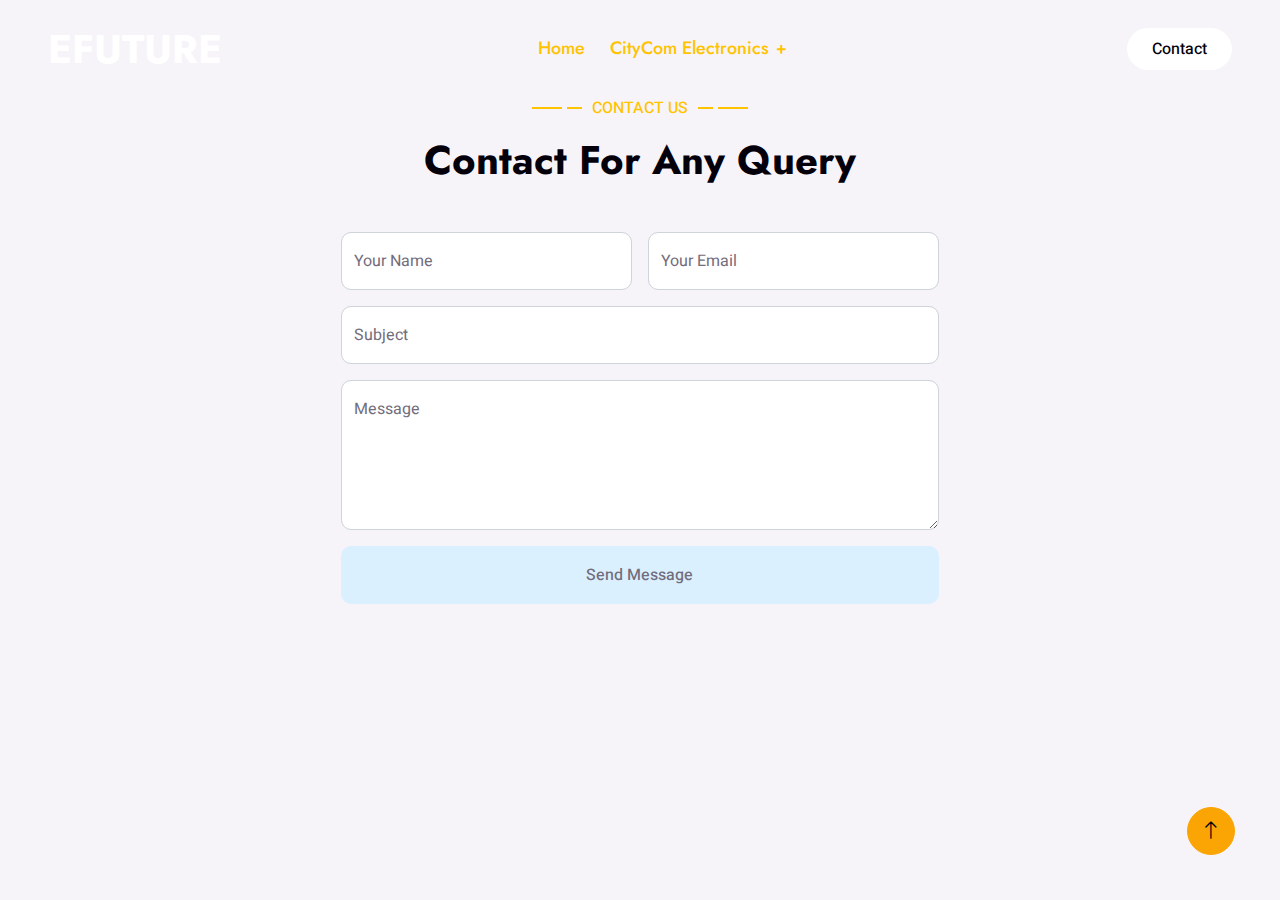
<file: contact.html>
<!DOCTYPE html>
<html lang="en">

<head>
    <meta charset="utf-8">
    <title>DGital - Digital Agency HTML Template</title>
    <meta content="width=device-width, initial-scale=1.0" name="viewport">
    <meta content="" name="keywords">
    <meta content="" name="description">

    <!-- Favicon -->
    <link href="img/favicon.ico" rel="icon">

    <!-- Google Web Fonts -->
    <link rel="preconnect" href="https://fonts.googleapis.com">
    <link rel="preconnect" href="https://fonts.gstatic.com" crossorigin>
    <link href="https://fonts.googleapis.com/css2?family=Heebo:wght@400;500&family=Jost:wght@500;600;700&display=swap" rel="stylesheet"> 

    <!-- Icon Font Stylesheet -->
    <link href="https://cdnjs.cloudflare.com/ajax/libs/font-awesome/5.10.0/css/all.min.css" rel="stylesheet">
    <link href="https://cdn.jsdelivr.net/npm/bootstrap-icons@1.4.1/font/bootstrap-icons.css" rel="stylesheet">

    <!-- Libraries Stylesheet -->
    <link href="lib/animate/animate.min.css" rel="stylesheet">
    <link href="lib/owlcarousel/assets/owl.carousel.min.css" rel="stylesheet">
    <link href="lib/lightbox/css/lightbox.min.css" rel="stylesheet">

    <!-- Customized Bootstrap Stylesheet -->
    <link href="css/bootstrap.min.css" rel="stylesheet">

    <!-- Template Stylesheet -->
    <link href="css/style.css" rel="stylesheet">
</head>

<body>
    <div class="container-xxl bg-white p-0">
        <!-- Spinner Start -->
        <div id="spinner" class="show bg-white position-fixed translate-middle w-100 vh-100 top-50 start-50 d-flex align-items-center justify-content-center">
            <div class="spinner-grow text-primary" style="width: 3rem; height: 3rem;" role="status">
                <span class="sr-only">Loading...</span>
            </div>
        </div>
        <!-- Spinner End -->


        <!-- Navbar & Hero Start -->
        <div class="container-xxl position-relative p-0">
            <nav class="navbar navbar-expand-lg navbar-light px-lg-5 py-3 py-lg-0">
                <a href="" class="navbar-brand p-0">
                    <div class="col-12">
                        <h1 class="m-0">EFUTURE</h1>
                    </div>
                    
                    <!-- <img src="img/logo.png" alt="Logo"> -->
                </a>
                <button class="navbar-toggler" type="button" data-bs-toggle="collapse" data-bs-target="#navbarCollapse">
                    <span class="fa fa-bars"></span>
                </button>
                <div class="collapse navbar-collapse" id="navbarCollapse">
                    <div class="navbar-nav mx-auto py-0">
                        <a href="index.html" class="nav-item nav-link active">Home</a>
                        <!-- <a href="about.html" class="nav-item nav-link">About</a> -->
                        <div class="nav-item dropdown">
                            <!-- <a href="http://www.citybattery.com/" class="nav-item nav-link">CityCom Electronics</a> -->
                            <a href="http://www.citybattery.com/" class="nav-link dropdown-toggle nav-link active" data-bs-toggle="dropdown">CityCom Electronics</a>
                            <div class="dropdown-menu m-0">
                                <a href="http://www.citybattery.com/" class="dropdown-item">Main Page</a>
                                <a href="http://www.citybattery.com/products.asp" class="dropdown-item">Products</a>
                                <a href="http://www.citybattery.com/feedback.asp" class="dropdown-item">Order Inquiries</a>
                                <a href="http://www.citybattery.com/contactus.asp" class="dropdown-item">Contact CityCom Electronics</a>

                            </div>
                        </div>
                        
                    </div>
                    <a href="" class="btn rounded-pill py-2 px-4 ms-3 d-none d-lg-block">Contact</a>
                </div>
            </nav>

            <!-- <div class="container-xxl bg-primary hero-header"> -->
                <!-- <div class="container px-lg-5"> -->
                    <!-- <div class="row g-5 align-items-end"> -->
                        <!-- <div class="col-lg-6 text-center text-lg-start">
                            <h1 class="text-white mb-4 animated slideInDown">A Leading battery manufacturer</h1>
                            <p class="text-white pb-3 animated slideInDown">
                                Welcome to Efuture. 
                                <br>
                                <br> 

                            <a href="about.html" class="btn btn-secondary py-sm-3 px-sm-5 rounded-pill me-3 animated slideInLeft">Read More</a>
                            <a href="" class="btn btn-light py-sm-3 px-sm-5 rounded-pill animated slideInRight">Contact Us</a>
                        </div> -->
                        <!-- <div class="col-lg-6 text-center text-lg-start"> -->
                            <!-- <img class="img-fluid animated zoomIn" src="img/hero.png" alt=""> -->
                        <!-- </div> -->
                    </div>
                </div>
            </div>
        </div>
        <!-- Navbar & Hero End -->



        <!-- Contact Start -->
        <div class="container-xxl py-5">
            <div class="container py-5 px-lg-5">
                <div class="wow fadeInUp" data-wow-delay="0.1s">
                    <p class="section-title text-secondary justify-content-center"><span></span>Contact Us<span></span></p>
                    <h1 class="text-center mb-5">Contact For Any Query</h1>
                </div>
                <div class="row justify-content-center">
                    <div class="col-lg-7">
                        <div class="wow fadeInUp" data-wow-delay="0.3s">
                            <!-- <p class="text-center mb-4">The contact form is currently inactive. Get a functional and working contact form with Ajax & PHP in a few minutes. Just copy and paste the files, add a little code and you're done. <a href="https://htmlcodex.com/contact-form">Download Now</a>.</p> -->
                            <form>
                                <div class="row g-3">
                                    <div class="col-md-6">
                                        <div class="form-floating">
                                            <input type="text" class="form-control" id="name" placeholder="Your Name">
                                            <label for="name">Your Name</label>
                                        </div>
                                    </div>
                                    <div class="col-md-6">
                                        <div class="form-floating">
                                            <input type="email" class="form-control" id="email" placeholder="Your Email">
                                            <label for="email">Your Email</label>
                                        </div>
                                    </div>
                                    <div class="col-12">
                                        <div class="form-floating">
                                            <input type="text" class="form-control" id="subject" placeholder="Subject">
                                            <label for="subject">Subject</label>
                                        </div>
                                    </div>
                                    <div class="col-12">
                                        <div class="form-floating">
                                            <textarea class="form-control" placeholder="Leave a message here" id="message" style="height: 150px"></textarea>
                                            <label for="message">Message</label>
                                        </div>
                                    </div>
                                    <div class="col-12">
                                        <button class="btn bg-primary w-100 py-3" type="submit">Send Message</button>
                                    </div>
                                </div>
                            </form>
                        </div>
                    </div>
                </div>
            </div>
        </div>
        <!-- Contact End -->
        

        <!-- Footer Start -->
        <!-- <div class="container-fluid bg-primary text-light footer wow fadeIn" data-wow-delay="0.1s">
            <div class="container py-5 px-lg-5">
                <div class="row g-5">
                    <div class="col-md-6 col-lg-3">
                        <p class="section-title text-white h5 mb-4">Address<span></span></p>
                        <p><i class="fa fa-map-marker-alt me-3"></i>123 Street, New York, USA</p>
                        <p><i class="fa fa-phone-alt me-3"></i>+012 345 67890</p>
                        <p><i class="fa fa-envelope me-3"></i>info@example.com</p>
                        <div class="d-flex pt-2">
                            <a class="btn btn-outline-light btn-social" href=""><i class="fab fa-twitter"></i></a>
                            <a class="btn btn-outline-light btn-social" href=""><i class="fab fa-facebook-f"></i></a>
                            <a class="btn btn-outline-light btn-social" href=""><i class="fab fa-instagram"></i></a>
                            <a class="btn btn-outline-light btn-social" href=""><i class="fab fa-linkedin-in"></i></a>
                        </div>
                    </div>
                    <div class="col-md-6 col-lg-3">
                        <p class="section-title text-white h5 mb-4">Quick Link<span></span></p>
                        <a class="btn btn-link" href="">About Us</a>
                        <a class="btn btn-link" href="">Contact Us</a>
                        <a class="btn btn-link" href="">Privacy Policy</a>
                        <a class="btn btn-link" href="">Terms & Condition</a>
                        <a class="btn btn-link" href="">Career</a>
                    </div>
                    <div class="col-md-6 col-lg-3">
                        <p class="section-title text-white h5 mb-4">Gallery<span></span></p>
                        <div class="row g-2">
                            <div class="col-4">
                                <img class="img-fluid" src="img/portfolio-1.jpg" alt="Image">
                            </div>
                            <div class="col-4">
                                <img class="img-fluid" src="img/portfolio-2.jpg" alt="Image">
                            </div>
                            <div class="col-4">
                                <img class="img-fluid" src="img/portfolio-3.jpg" alt="Image">
                            </div>
                            <div class="col-4">
                                <img class="img-fluid" src="img/portfolio-4.jpg" alt="Image">
                            </div>
                            <div class="col-4">
                                <img class="img-fluid" src="img/portfolio-5.jpg" alt="Image">
                            </div>
                            <div class="col-4">
                                <img class="img-fluid" src="img/portfolio-6.jpg" alt="Image">
                            </div>
                        </div>
                    </div>
                    <div class="col-md-6 col-lg-3">
                        <p class="section-title text-white h5 mb-4">Newsletter<span></span></p>
                        <p>Lorem ipsum dolor sit amet elit. Phasellus nec pretium mi. Curabitur facilisis ornare velit non vulpu</p>
                        <div class="position-relative w-100 mt-3">
                            <input class="form-control border-0 rounded-pill w-100 ps-4 pe-5" type="text" placeholder="Your Email" style="height: 48px;">
                            <button type="button" class="btn shadow-none position-absolute top-0 end-0 mt-1 me-2"><i class="fa fa-paper-plane text-primary fs-4"></i></button>
                        </div>
                    </div>
                </div>
            </div>
            <div class="container px-lg-5">
                <div class="copyright">
                    <div class="row">
                        <div class="col-md-6 text-center text-md-start mb-3 mb-md-0">
                            &copy; <a class="border-bottom" href="#">Your Site Name</a>, All Right Reserved.  -->
							
							<!--/*** This template is free as long as you keep the footer author’s credit link/attribution link/backlink. If you'd like to use the template without the footer author’s credit link/attribution link/backlink, you can purchase the Credit Removal License from "https://htmlcodex.com/credit-removal". Thank you for your support. ***/-->
							<!-- Designed By <a class="border-bottom" href="https://htmlcodex.com">HTML Codex</a>
                        </div>
                        <div class="col-md-6 text-center text-md-end">
                            <div class="footer-menu">
                                <a href="">Home</a>
                                <a href="">Cookies</a>
                                <a href="">Help</a>
                                <a href="">FQAs</a>
                            </div>
                        </div>
                    </div>
                </div>
            </div>
        </div>
        Footer End -->


        <!-- Back to Top -->
        <a href="#" class="btn btn-lg btn-secondary btn-lg-square back-to-top"><i class="bi bi-arrow-up"></i></a>
    </div>

    <!-- JavaScript Libraries -->
    <script src="https://code.jquery.com/jquery-3.4.1.min.js"></script>
    <script src="https://cdn.jsdelivr.net/npm/bootstrap@5.0.0/dist/js/bootstrap.bundle.min.js"></script>
    <script src="lib/wow/wow.min.js"></script>
    <script src="lib/easing/easing.min.js"></script>
    <script src="lib/waypoints/waypoints.min.js"></script>
    <script src="lib/counterup/counterup.min.js"></script>
    <script src="lib/owlcarousel/owl.carousel.min.js"></script>
    <script src="lib/isotope/isotope.pkgd.min.js"></script>
    <script src="lib/lightbox/js/lightbox.min.js"></script>

    <!-- Template Javascript -->
    <script src="js/main.js"></script>
</body>

</html>
</file>
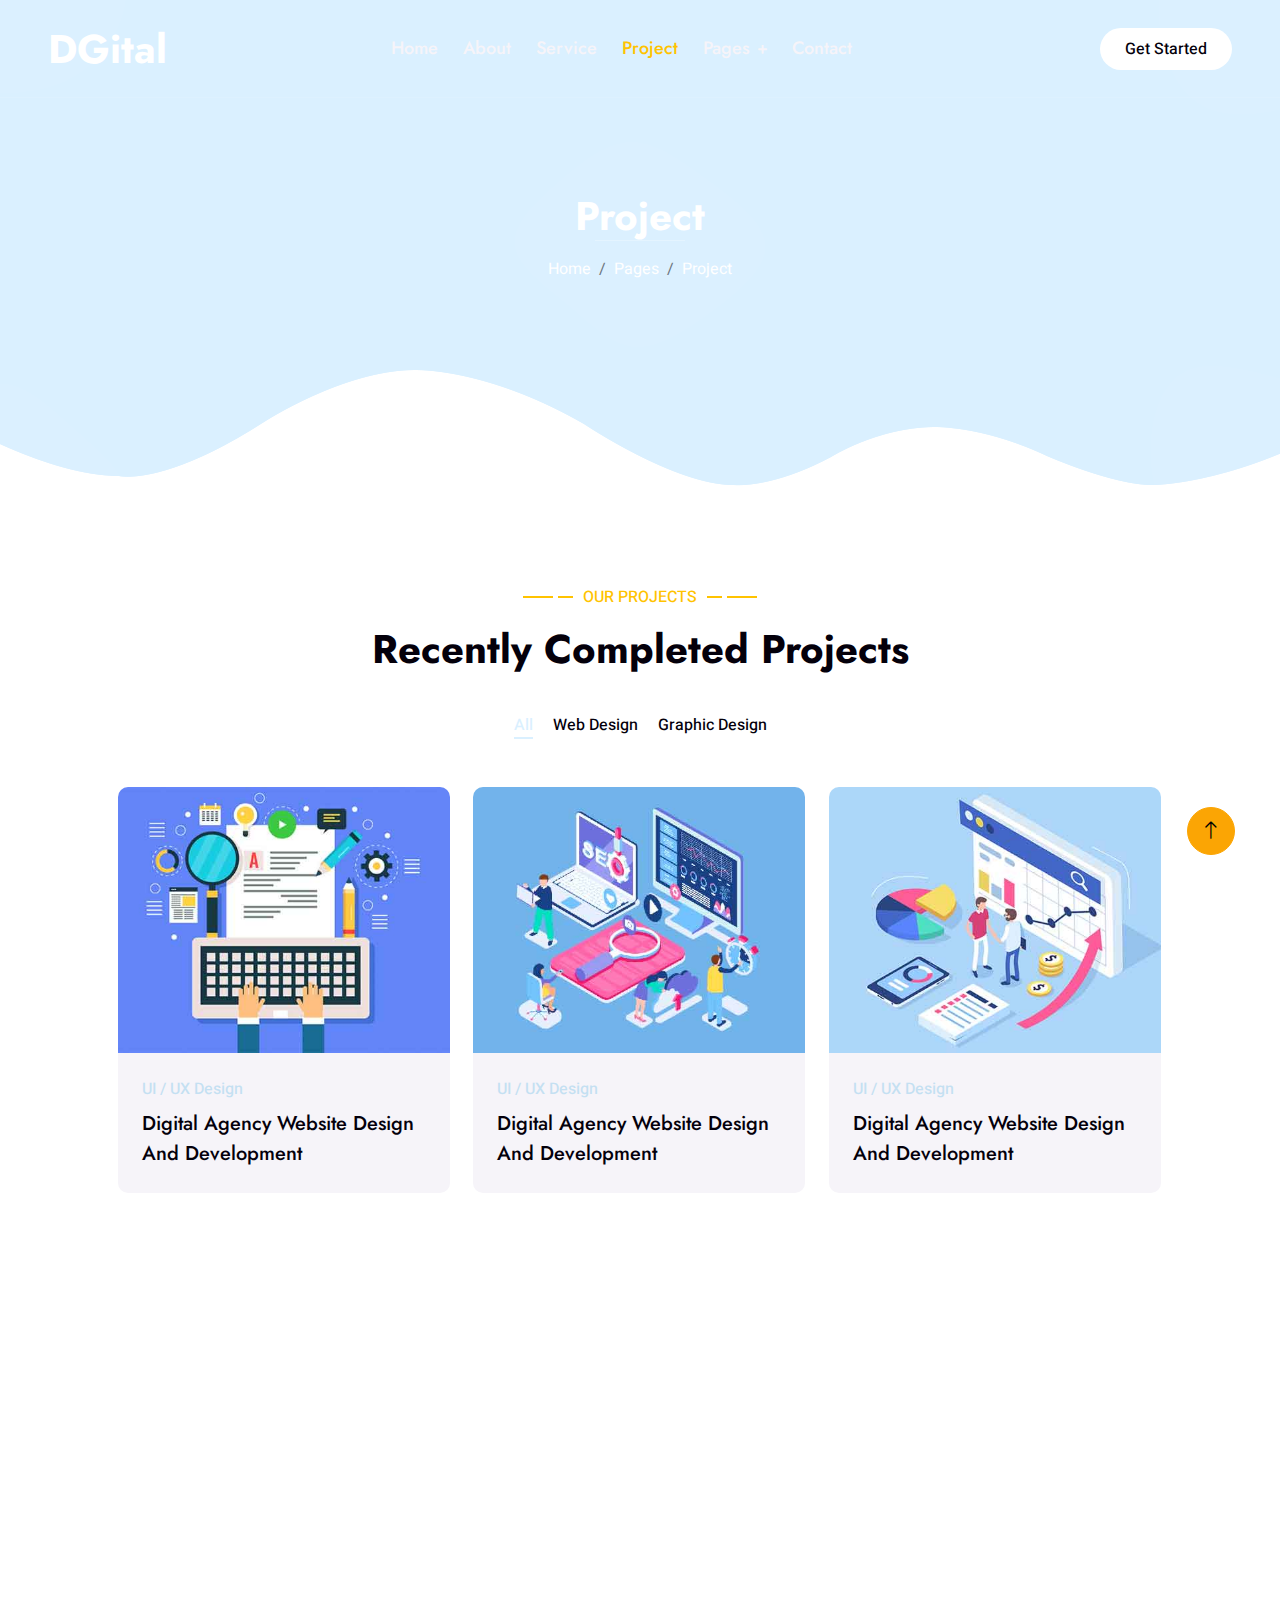
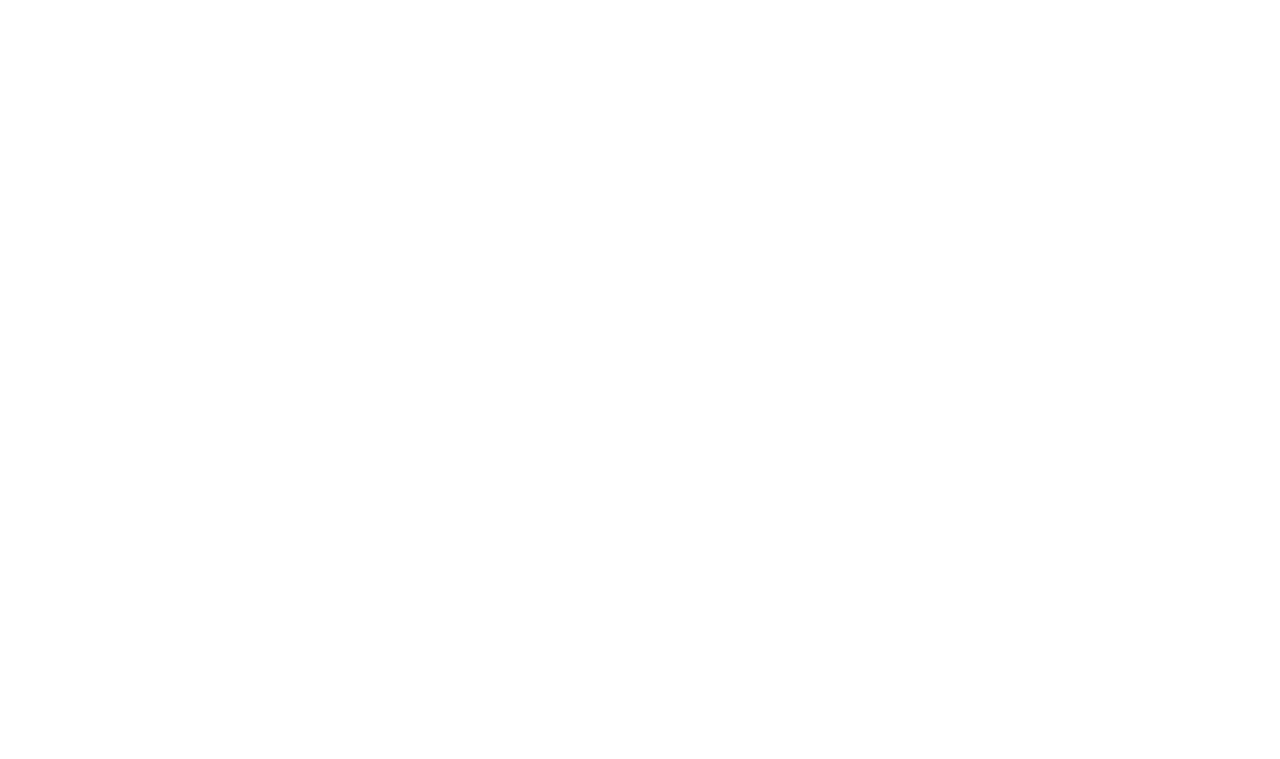
<file: project.html>
<!DOCTYPE html>
<html lang="en">

<head>
    <meta charset="utf-8">
    <title>DGital - Digital Agency HTML Template</title>
    <meta content="width=device-width, initial-scale=1.0" name="viewport">
    <meta content="" name="keywords">
    <meta content="" name="description">

    <!-- Favicon -->
    <link href="img/favicon.ico" rel="icon">

    <!-- Google Web Fonts -->
    <link rel="preconnect" href="https://fonts.googleapis.com">
    <link rel="preconnect" href="https://fonts.gstatic.com" crossorigin>
    <link href="https://fonts.googleapis.com/css2?family=Heebo:wght@400;500&family=Jost:wght@500;600;700&display=swap" rel="stylesheet"> 

    <!-- Icon Font Stylesheet -->
    <link href="https://cdnjs.cloudflare.com/ajax/libs/font-awesome/5.10.0/css/all.min.css" rel="stylesheet">
    <link href="https://cdn.jsdelivr.net/npm/bootstrap-icons@1.4.1/font/bootstrap-icons.css" rel="stylesheet">

    <!-- Libraries Stylesheet -->
    <link href="lib/animate/animate.min.css" rel="stylesheet">
    <link href="lib/owlcarousel/assets/owl.carousel.min.css" rel="stylesheet">
    <link href="lib/lightbox/css/lightbox.min.css" rel="stylesheet">

    <!-- Customized Bootstrap Stylesheet -->
    <link href="css/bootstrap.min.css" rel="stylesheet">

    <!-- Template Stylesheet -->
    <link href="css/style.css" rel="stylesheet">
</head>

<body>
    <div class="container-xxl bg-white p-0">
        <!-- Spinner Start -->
        <div id="spinner" class="show bg-white position-fixed translate-middle w-100 vh-100 top-50 start-50 d-flex align-items-center justify-content-center">
            <div class="spinner-grow text-primary" style="width: 3rem; height: 3rem;" role="status">
                <span class="sr-only">Loading...</span>
            </div>
        </div>
        <!-- Spinner End -->


        <!-- Navbar & Hero Start -->
        <div class="container-xxl position-relative p-0">
            <nav class="navbar navbar-expand-lg navbar-light px-4 px-lg-5 py-3 py-lg-0">
                <a href="" class="navbar-brand p-0">
                    <h1 class="m-0">DGital</h1>
                    <!-- <img src="img/logo.png" alt="Logo"> -->
                </a>
                <button class="navbar-toggler" type="button" data-bs-toggle="collapse" data-bs-target="#navbarCollapse">
                    <span class="fa fa-bars"></span>
                </button>
                <div class="collapse navbar-collapse" id="navbarCollapse">
                    <div class="navbar-nav mx-auto py-0">
                        <a href="index.html" class="nav-item nav-link">Home</a>
                        <a href="about.html" class="nav-item nav-link">About</a>
                        <a href="service.html" class="nav-item nav-link">Service</a>
                        <a href="project.html" class="nav-item nav-link active">Project</a>
                        <div class="nav-item dropdown">
                            <a href="#" class="nav-link dropdown-toggle" data-bs-toggle="dropdown">Pages</a>
                            <div class="dropdown-menu m-0">
                                <a href="team.html" class="dropdown-item">Our Team</a>
                                <a href="testimonial.html" class="dropdown-item">Testimonial</a>
                                <a href="404.html" class="dropdown-item">404 Page</a>
                            </div>
                        </div>
                        <a href="contact.html" class="nav-item nav-link">Contact</a>
                    </div>
                    <a href="" class="btn rounded-pill py-2 px-4 ms-3 d-none d-lg-block">Get Started</a>
                </div>
            </nav>

            <div class="container-xxl py-5 bg-primary hero-header">
                <div class="container my-5 py-5 px-lg-5">
                    <div class="row g-5 py-5">
                        <div class="col-12 text-center">
                            <h1 class="text-white animated slideInDown">Project</h1>
                            <hr class="bg-white mx-auto mt-0" style="width: 90px;">
                            <nav aria-label="breadcrumb">
                                <ol class="breadcrumb justify-content-center">
                                    <li class="breadcrumb-item"><a class="text-white" href="#">Home</a></li>
                                    <li class="breadcrumb-item"><a class="text-white" href="#">Pages</a></li>
                                    <li class="breadcrumb-item text-white active" aria-current="page">Project</li>
                                </ol>
                            </nav>
                        </div>
                    </div>
                </div>
            </div>
        </div>
        <!-- Navbar & Hero End -->


        <!-- Projects Start -->
        <div class="container-xxl py-5">
            <div class="container py-5 px-lg-5">
                <div class="wow fadeInUp" data-wow-delay="0.1s">
                    <p class="section-title text-secondary justify-content-center"><span></span>Our Projects<span></span></p>
                    <h1 class="text-center mb-5">Recently Completed Projects</h1>
                </div>
                <div class="row mt-n2 wow fadeInUp" data-wow-delay="0.3s">
                    <div class="col-12 text-center">
                        <ul class="list-inline mb-5" id="portfolio-flters">
                            <li class="mx-2 active" data-filter="*">All</li>
                            <li class="mx-2" data-filter=".first">Web Design</li>
                            <li class="mx-2" data-filter=".second">Graphic Design</li>
                        </ul>
                    </div>
                </div>
                <div class="row g-4 portfolio-container">
                    <div class="col-lg-4 col-md-6 portfolio-item first wow fadeInUp" data-wow-delay="0.1s">
                        <div class="rounded overflow-hidden">
                            <div class="position-relative overflow-hidden">
                                <img class="img-fluid w-100" src="img/portfolio-1.jpg" alt="">
                                <div class="portfolio-overlay">
                                    <a class="btn btn-square btn-outline-light mx-1" href="img/portfolio-1.jpg" data-lightbox="portfolio"><i class="fa fa-eye"></i></a>
                                    <a class="btn btn-square btn-outline-light mx-1" href=""><i class="fa fa-link"></i></a>
                                </div>
                            </div>
                            <div class="bg-light p-4">
                                <p class="text-primary fw-medium mb-2">UI / UX Design</p>
                                <h5 class="lh-base mb-0">Digital Agency Website Design And Development</a>
                            </div>
                        </div>
                    </div>
                    <div class="col-lg-4 col-md-6 portfolio-item second wow fadeInUp" data-wow-delay="0.3s">
                        <div class="rounded overflow-hidden">
                            <div class="position-relative overflow-hidden">
                                <img class="img-fluid w-100" src="img/portfolio-2.jpg" alt="">
                                <div class="portfolio-overlay">
                                    <a class="btn btn-square btn-outline-light mx-1" href="img/portfolio-2.jpg" data-lightbox="portfolio"><i class="fa fa-eye"></i></a>
                                    <a class="btn btn-square btn-outline-light mx-1" href=""><i class="fa fa-link"></i></a>
                                </div>
                            </div>
                            <div class="bg-light p-4">
                                <p class="text-primary fw-medium mb-2">UI / UX Design</p>
                                <h5 class="lh-base mb-0">Digital Agency Website Design And Development</a>
                            </div>
                        </div>
                    </div>
                    <div class="col-lg-4 col-md-6 portfolio-item first wow fadeInUp" data-wow-delay="0.5s">
                        <div class="rounded overflow-hidden">
                            <div class="position-relative overflow-hidden">
                                <img class="img-fluid w-100" src="img/portfolio-3.jpg" alt="">
                                <div class="portfolio-overlay">
                                    <a class="btn btn-square btn-outline-light mx-1" href="img/portfolio-3.jpg" data-lightbox="portfolio"><i class="fa fa-eye"></i></a>
                                    <a class="btn btn-square btn-outline-light mx-1" href=""><i class="fa fa-link"></i></a>
                                </div>
                            </div>
                            <div class="bg-light p-4">
                                <p class="text-primary fw-medium mb-2">UI / UX Design</p>
                                <h5 class="lh-base mb-0">Digital Agency Website Design And Development</a>
                            </div>
                        </div>
                    </div>
                    <div class="col-lg-4 col-md-6 portfolio-item second wow fadeInUp" data-wow-delay="0.1s">
                        <div class="rounded overflow-hidden">
                            <div class="position-relative overflow-hidden">
                                <img class="img-fluid w-100" src="img/portfolio-4.jpg" alt="">
                                <div class="portfolio-overlay">
                                    <a class="btn btn-square btn-outline-light mx-1" href="img/portfolio-4.jpg" data-lightbox="portfolio"><i class="fa fa-eye"></i></a>
                                    <a class="btn btn-square btn-outline-light mx-1" href=""><i class="fa fa-link"></i></a>
                                </div>
                            </div>
                            <div class="bg-light p-4">
                                <p class="text-primary fw-medium mb-2">UI / UX Design</p>
                                <h5 class="lh-base mb-0">Digital Agency Website Design And Development</a>
                            </div>
                        </div>
                    </div>
                    <div class="col-lg-4 col-md-6 portfolio-item first wow fadeInUp" data-wow-delay="0.3s">
                        <div class="rounded overflow-hidden">
                            <div class="position-relative overflow-hidden">
                                <img class="img-fluid w-100" src="img/portfolio-5.jpg" alt="">
                                <div class="portfolio-overlay">
                                    <a class="btn btn-square btn-outline-light mx-1" href="img/portfolio-5.jpg" data-lightbox="portfolio"><i class="fa fa-eye"></i></a>
                                    <a class="btn btn-square btn-outline-light mx-1" href=""><i class="fa fa-link"></i></a>
                                </div>
                            </div>
                            <div class="bg-light p-4">
                                <p class="text-primary fw-medium mb-2">UI / UX Design</p>
                                <h5 class="lh-base mb-0">Digital Agency Website Design And Development</a>
                            </div>
                        </div>
                    </div>
                    <div class="col-lg-4 col-md-6 portfolio-item second wow fadeInUp" data-wow-delay="0.5s">
                        <div class="rounded overflow-hidden">
                            <div class="position-relative overflow-hidden">
                                <img class="img-fluid w-100" src="img/portfolio-6.jpg" alt="">
                                <div class="portfolio-overlay">
                                    <a class="btn btn-square btn-outline-light mx-1" href="img/portfolio-6.jpg" data-lightbox="portfolio"><i class="fa fa-eye"></i></a>
                                    <a class="btn btn-square btn-outline-light mx-1" href=""><i class="fa fa-link"></i></a>
                                </div>
                            </div>
                            <div class="bg-light p-4">
                                <p class="text-primary fw-medium mb-2">UI / UX Design</p>
                                <h5 class="lh-base mb-0">Digital Agency Website Design And Development</a>
                            </div>
                        </div>
                    </div>
                </div>
            </div>
        </div>
        <!-- Projects End -->
        

        <!-- Footer Start -->
        <div class="container-fluid bg-primary text-light footer wow fadeIn" data-wow-delay="0.1s">
            <div class="container py-5 px-lg-5">
                <div class="row g-5">
                    <div class="col-md-6 col-lg-3">
                        <p class="section-title text-white h5 mb-4">Address<span></span></p>
                        <p><i class="fa fa-map-marker-alt me-3"></i>123 Street, New York, USA</p>
                        <p><i class="fa fa-phone-alt me-3"></i>+012 345 67890</p>
                        <p><i class="fa fa-envelope me-3"></i>info@example.com</p>
                        <div class="d-flex pt-2">
                            <a class="btn btn-outline-light btn-social" href=""><i class="fab fa-twitter"></i></a>
                            <a class="btn btn-outline-light btn-social" href=""><i class="fab fa-facebook-f"></i></a>
                            <a class="btn btn-outline-light btn-social" href=""><i class="fab fa-instagram"></i></a>
                            <a class="btn btn-outline-light btn-social" href=""><i class="fab fa-linkedin-in"></i></a>
                        </div>
                    </div>
                    <div class="col-md-6 col-lg-3">
                        <p class="section-title text-white h5 mb-4">Quick Link<span></span></p>
                        <a class="btn btn-link" href="">About Us</a>
                        <a class="btn btn-link" href="">Contact Us</a>
                        <a class="btn btn-link" href="">Privacy Policy</a>
                        <a class="btn btn-link" href="">Terms & Condition</a>
                        <a class="btn btn-link" href="">Career</a>
                    </div>
                    <div class="col-md-6 col-lg-3">
                        <p class="section-title text-white h5 mb-4">Gallery<span></span></p>
                        <div class="row g-2">
                            <div class="col-4">
                                <img class="img-fluid" src="img/portfolio-1.jpg" alt="Image">
                            </div>
                            <div class="col-4">
                                <img class="img-fluid" src="img/portfolio-2.jpg" alt="Image">
                            </div>
                            <div class="col-4">
                                <img class="img-fluid" src="img/portfolio-3.jpg" alt="Image">
                            </div>
                            <div class="col-4">
                                <img class="img-fluid" src="img/portfolio-4.jpg" alt="Image">
                            </div>
                            <div class="col-4">
                                <img class="img-fluid" src="img/portfolio-5.jpg" alt="Image">
                            </div>
                            <div class="col-4">
                                <img class="img-fluid" src="img/portfolio-6.jpg" alt="Image">
                            </div>
                        </div>
                    </div>
                    <div class="col-md-6 col-lg-3">
                        <p class="section-title text-white h5 mb-4">Newsletter<span></span></p>
                        <p>Lorem ipsum dolor sit amet elit. Phasellus nec pretium mi. Curabitur facilisis ornare velit non vulpu</p>
                        <div class="position-relative w-100 mt-3">
                            <input class="form-control border-0 rounded-pill w-100 ps-4 pe-5" type="text" placeholder="Your Email" style="height: 48px;">
                            <button type="button" class="btn shadow-none position-absolute top-0 end-0 mt-1 me-2"><i class="fa fa-paper-plane text-primary fs-4"></i></button>
                        </div>
                    </div>
                </div>
            </div>
            <div class="container px-lg-5">
                <div class="copyright">
                    <div class="row">
                        <div class="col-md-6 text-center text-md-start mb-3 mb-md-0">
                            &copy; <a class="border-bottom" href="#">Your Site Name</a>, All Right Reserved. 
							
							<!--/*** This template is free as long as you keep the footer author’s credit link/attribution link/backlink. If you'd like to use the template without the footer author’s credit link/attribution link/backlink, you can purchase the Credit Removal License from "https://htmlcodex.com/credit-removal". Thank you for your support. ***/-->
							Designed By <a class="border-bottom" href="https://htmlcodex.com">HTML Codex</a>
                        </div>
                        <div class="col-md-6 text-center text-md-end">
                            <div class="footer-menu">
                                <a href="">Home</a>
                                <a href="">Cookies</a>
                                <a href="">Help</a>
                                <a href="">FQAs</a>
                            </div>
                        </div>
                    </div>
                </div>
            </div>
        </div>
        <!-- Footer End -->


        <!-- Back to Top -->
        <a href="#" class="btn btn-lg btn-secondary btn-lg-square back-to-top"><i class="bi bi-arrow-up"></i></a>
    </div>

    <!-- JavaScript Libraries -->
    <script src="https://code.jquery.com/jquery-3.4.1.min.js"></script>
    <script src="https://cdn.jsdelivr.net/npm/bootstrap@5.0.0/dist/js/bootstrap.bundle.min.js"></script>
    <script src="lib/wow/wow.min.js"></script>
    <script src="lib/easing/easing.min.js"></script>
    <script src="lib/waypoints/waypoints.min.js"></script>
    <script src="lib/counterup/counterup.min.js"></script>
    <script src="lib/owlcarousel/owl.carousel.min.js"></script>
    <script src="lib/isotope/isotope.pkgd.min.js"></script>
    <script src="lib/lightbox/js/lightbox.min.js"></script>

    <!-- Template Javascript -->
    <script src="js/main.js"></script>
</body>

</html>
</file>
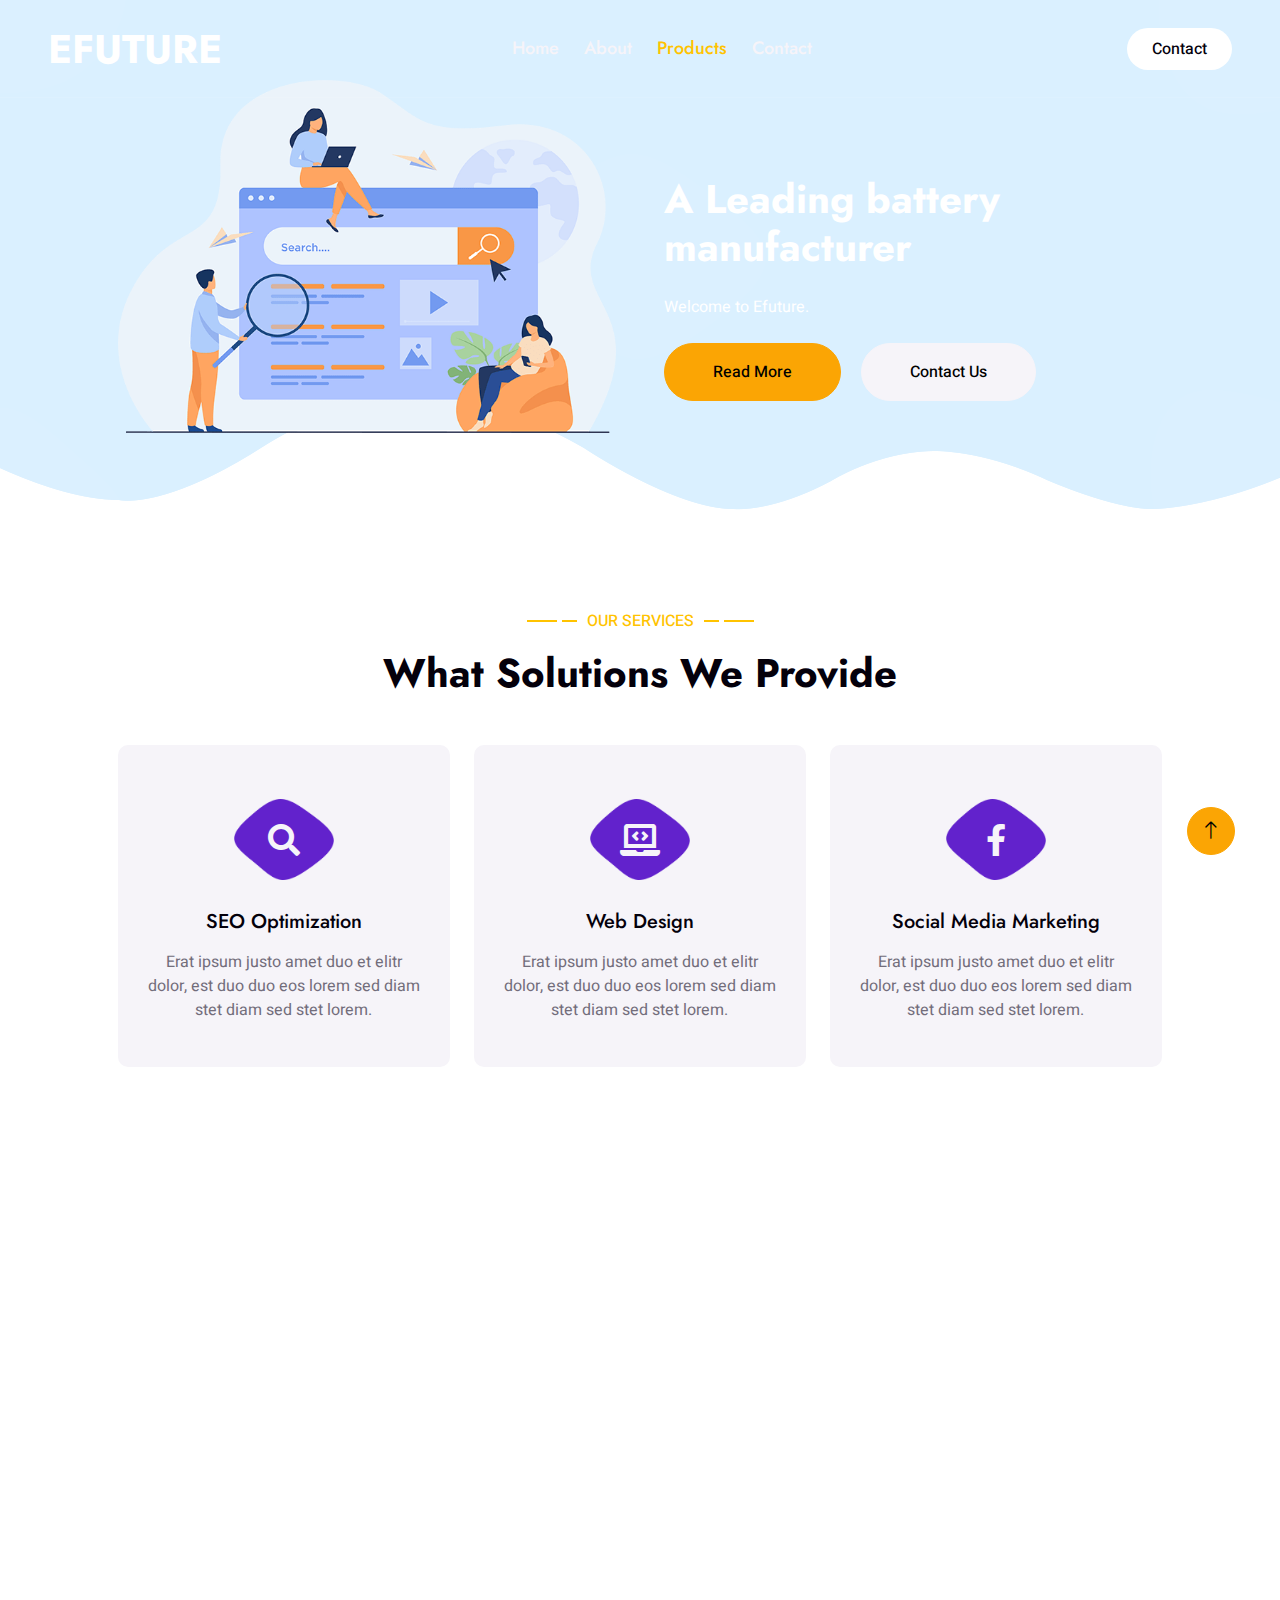
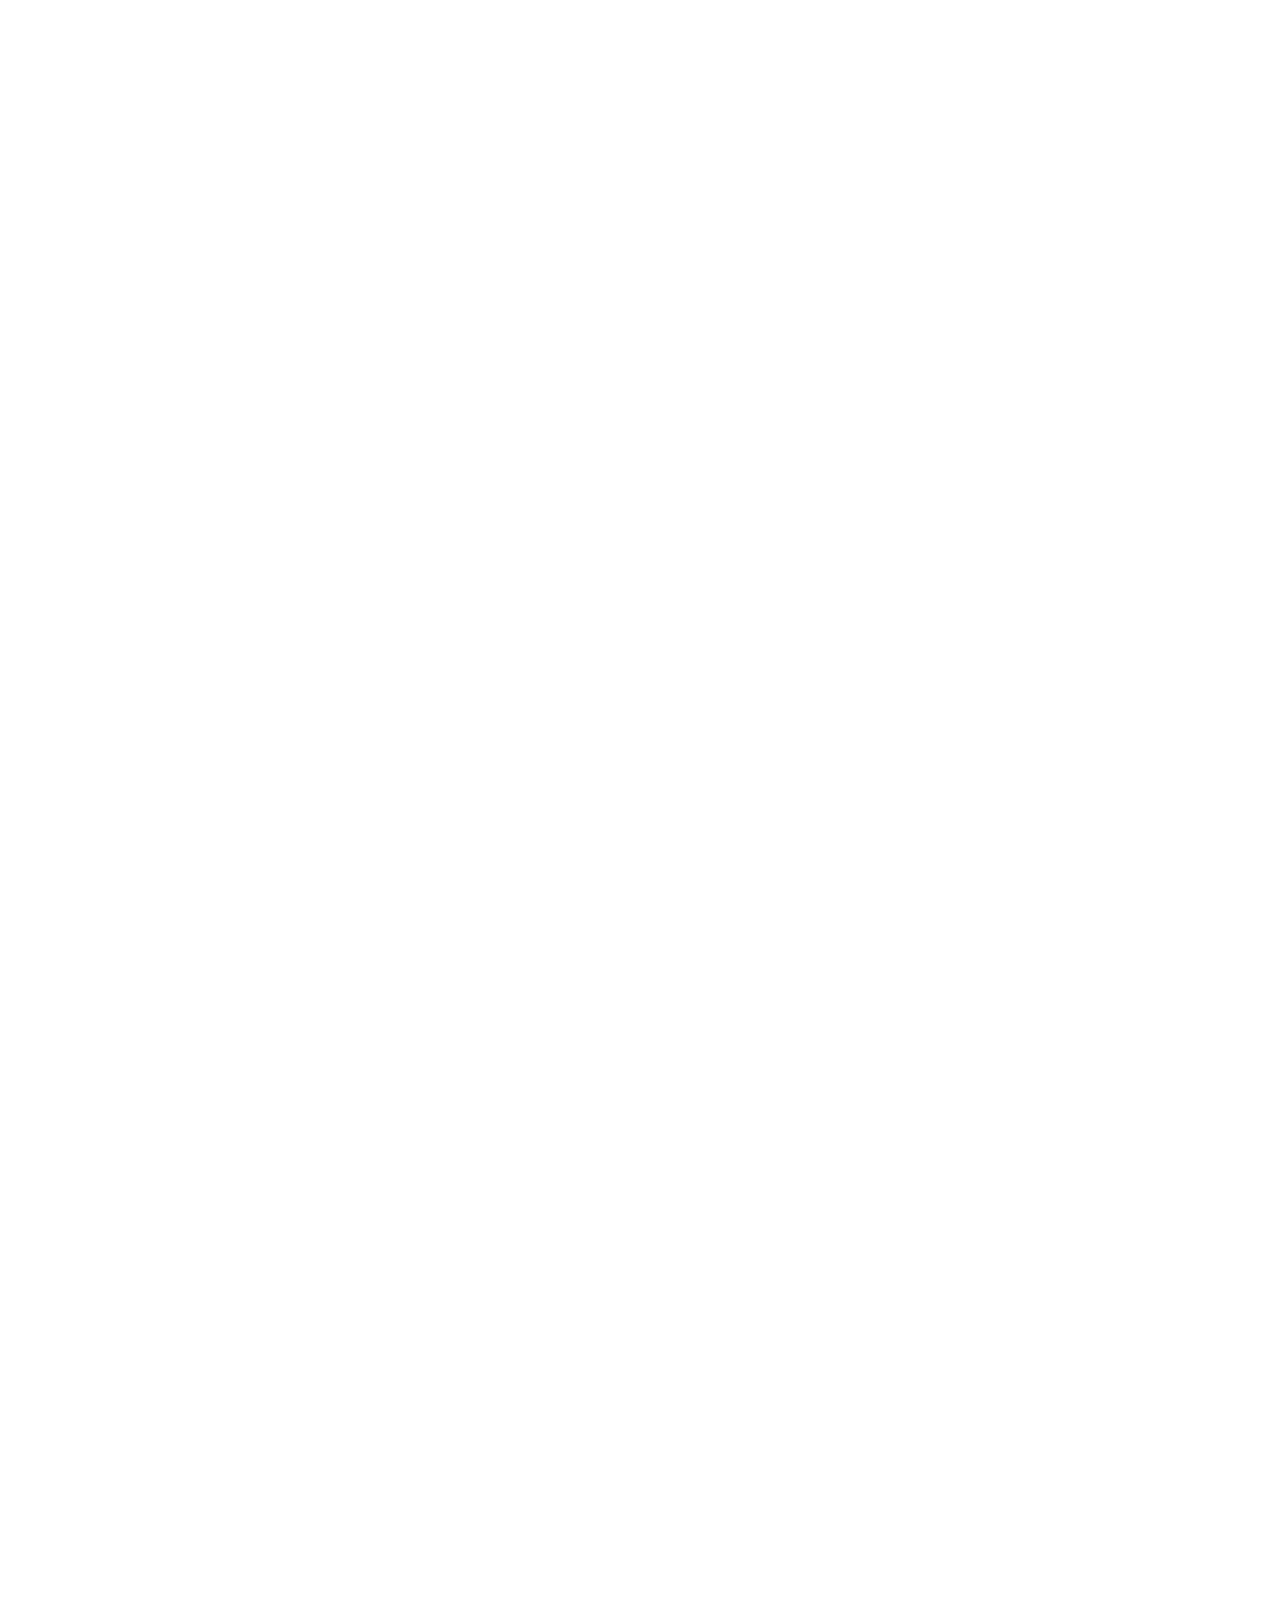
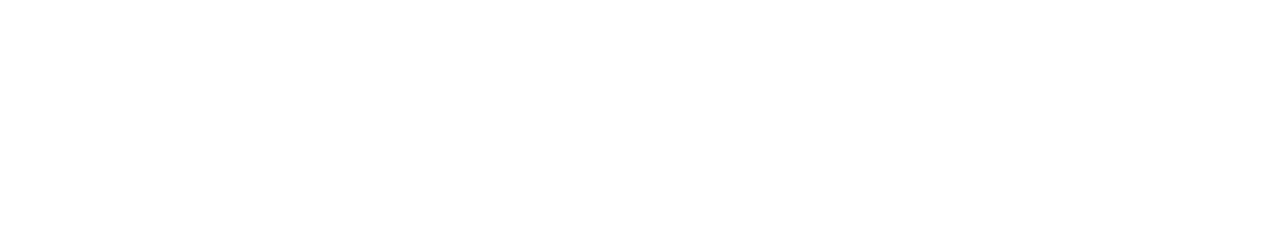
<file: service.html>
<!DOCTYPE html>
<html lang="en">

<head>
    <meta charset="utf-8">
    <title>DGital - Digital Agency HTML Template</title>
    <meta content="width=device-width, initial-scale=1.0" name="viewport">
    <meta content="" name="keywords">
    <meta content="" name="description">

    <!-- Favicon -->
    <link href="img/favicon.ico" rel="icon">

    <!-- Google Web Fonts -->
    <link rel="preconnect" href="https://fonts.googleapis.com">
    <link rel="preconnect" href="https://fonts.gstatic.com" crossorigin>
    <link href="https://fonts.googleapis.com/css2?family=Heebo:wght@400;500&family=Jost:wght@500;600;700&display=swap" rel="stylesheet"> 

    <!-- Icon Font Stylesheet -->
    <link href="https://cdnjs.cloudflare.com/ajax/libs/font-awesome/5.10.0/css/all.min.css" rel="stylesheet">
    <link href="https://cdn.jsdelivr.net/npm/bootstrap-icons@1.4.1/font/bootstrap-icons.css" rel="stylesheet">

    <!-- Libraries Stylesheet -->
    <link href="lib/animate/animate.min.css" rel="stylesheet">
    <link href="lib/owlcarousel/assets/owl.carousel.min.css" rel="stylesheet">
    <link href="lib/lightbox/css/lightbox.min.css" rel="stylesheet">

    <!-- Customized Bootstrap Stylesheet -->
    <link href="css/bootstrap.min.css" rel="stylesheet">

    <!-- Template Stylesheet -->
    <link href="css/style.css" rel="stylesheet">
</head>

<body>
    <div class="container-xxl bg-white p-0">
        <!-- Spinner Start -->
        <div id="spinner" class="show bg-white position-fixed translate-middle w-100 vh-100 top-50 start-50 d-flex align-items-center justify-content-center">
            <div class="spinner-grow text-primary" style="width: 3rem; height: 3rem;" role="status">
                <span class="sr-only">Loading...</span>
            </div>
        </div>
        <!-- Spinner End -->


        <!-- Navbar & Hero Start -->
        <div class="container-xxl position-relative p-0">
            <nav class="navbar navbar-expand-lg navbar-light px-4 px-lg-5 py-3 py-lg-0">
                <a href="" class="navbar-brand p-0">
                    <h1 class="m-0">EFUTURE</h1>
                    <!-- <img src="img/logo.png" alt="Logo"> -->
                </a>
                <button class="navbar-toggler" type="button" data-bs-toggle="collapse" data-bs-target="#navbarCollapse">
                    <span class="fa fa-bars"></span>
                </button>
                <div class="collapse navbar-collapse" id="navbarCollapse">
                    <div class="navbar-nav mx-auto py-0">
                        <a href="index.html" class="nav-item nav-link">Home</a>
                        <a href="about.html" class="nav-item nav-link">About</a>
                        <a href="service.html" class="nav-item nav-link active">Products</a>
                        <!-- <div class="nav-item dropdown">
                            <a href="#" class="nav-link dropdown-toggle" data-bs-toggle="dropdown">Pages</a>
                            <div class="dropdown-menu m-0">
                                <a href="team.html" class="dropdown-item">Our Team</a>
                                <a href="testimonial.html" class="dropdown-item">Testimonial</a>
                                <a href="404.html" class="dropdown-item">404 Page</a>
                            </div>
                        </div> -->
                        <a href="contact.html" class="nav-item nav-link">Contact</a>
                    </div>
                    <a href="" class="btn rounded-pill py-2 px-4 ms-3 d-none d-lg-block">Contact</a>
                </div>
            </nav>

            <div class="container-xxl bg-primary hero-header">
                <div class="container px-lg-5">
                    <div class="row g-5 align-items-end">
                        <div class="col-lg-6 text-center text-lg-start">
                            <h1 class="text-white mb-4 animated slideInDown">A Leading battery manufacturer</h1>
                            <p class="text-white pb-3 animated slideInDown">
                                Welcome to Efuture. 
                                <br>
                                <br> 

                            <a href="about.html" class="btn btn-secondary py-sm-3 px-sm-5 rounded-pill me-3 animated slideInLeft">Read More</a>
                            <a href="" class="btn btn-light py-sm-3 px-sm-5 rounded-pill animated slideInRight">Contact Us</a>
                        </div>
                        <div class="col-lg-6 text-center text-lg-start">
                            <img class="img-fluid animated zoomIn" src="img/hero.png" alt="">
                        </div>
                    </div>
                </div>
            </div>
        </div>
        <!-- Navbar & Hero End -->



        <!-- Service Start -->
        <div class="container-xxl py-5">
            <div class="container py-5 px-lg-5">
                <div class="wow fadeInUp" data-wow-delay="0.1s">
                    <p class="section-title text-secondary justify-content-center"><span></span>Our Services<span></span></p>
                    <h1 class="text-center mb-5">What Solutions We Provide</h1>
                </div>
                <div class="row g-4">
                    <div class="col-lg-4 col-md-6 wow fadeInUp" data-wow-delay="0.1s">
                        <div class="service-item d-flex flex-column text-center rounded">
                            <div class="service-icon flex-shrink-0">
                                <i class="fa fa-search fa-2x"></i>
                            </div>
                            <h5 class="mb-3">SEO Optimization</h5>
                            <p class="m-0">Erat ipsum justo amet duo et elitr dolor, est duo duo eos lorem sed diam stet diam sed stet lorem.</p>
                            <a class="btn btn-square" href=""><i class="fa fa-arrow-right"></i></a>
                        </div>
                    </div>
                    <div class="col-lg-4 col-md-6 wow fadeInUp" data-wow-delay="0.3s">
                        <div class="service-item d-flex flex-column text-center rounded">
                            <div class="service-icon flex-shrink-0">
                                <i class="fa fa-laptop-code fa-2x"></i>
                            </div>
                            <h5 class="mb-3">Web Design</h5>
                            <p class="m-0">Erat ipsum justo amet duo et elitr dolor, est duo duo eos lorem sed diam stet diam sed stet lorem.</p>
                            <a class="btn btn-square" href=""><i class="fa fa-arrow-right"></i></a>
                        </div>
                    </div>
                    <div class="col-lg-4 col-md-6 wow fadeInUp" data-wow-delay="0.5s">
                        <div class="service-item d-flex flex-column text-center rounded">
                            <div class="service-icon flex-shrink-0">
                                <i class="fab fa-facebook-f fa-2x"></i>
                            </div>
                            <h5 class="mb-3">Social Media Marketing</h5>
                            <p class="m-0">Erat ipsum justo amet duo et elitr dolor, est duo duo eos lorem sed diam stet diam sed stet lorem.</p>
                            <a class="btn btn-square" href=""><i class="fa fa-arrow-right"></i></a>
                        </div>
                    </div>
                    <div class="col-lg-4 col-md-6 wow fadeInUp" data-wow-delay="0.1s">
                        <div class="service-item d-flex flex-column text-center rounded">
                            <div class="service-icon flex-shrink-0">
                                <i class="fa fa-mail-bulk fa-2x"></i>
                            </div>
                            <h5 class="mb-3">Email Marketing</h5>
                            <p class="m-0">Erat ipsum justo amet duo et elitr dolor, est duo duo eos lorem sed diam stet diam sed stet lorem.</p>
                            <a class="btn btn-square" href=""><i class="fa fa-arrow-right"></i></a>
                        </div>
                    </div>
                    <div class="col-lg-4 col-md-6 wow fadeInUp" data-wow-delay="0.3s">
                        <div class="service-item d-flex flex-column text-center rounded">
                            <div class="service-icon flex-shrink-0">
                                <i class="fa fa-thumbs-up fa-2x"></i>
                            </div>
                            <h5 class="mb-3">PPC Advertising</h5>
                            <p class="m-0">Erat ipsum justo amet duo et elitr dolor, est duo duo eos lorem sed diam stet diam sed stet lorem.</p>
                            <a class="btn btn-square" href=""><i class="fa fa-arrow-right"></i></a>
                        </div>
                    </div>
                    <div class="col-lg-4 col-md-6 wow fadeInUp" data-wow-delay="0.5s">
                        <div class="service-item d-flex flex-column text-center rounded">
                            <div class="service-icon flex-shrink-0">
                                <i class="fab fa-android fa-2x"></i>
                            </div>
                            <h5 class="mb-3">App Development</h5>
                            <p class="m-0">Erat ipsum justo amet duo et elitr dolor, est duo duo eos lorem sed diam stet diam sed stet lorem.</p>
                            <a class="btn btn-square" href=""><i class="fa fa-arrow-right"></i></a>
                        </div>
                    </div>
                </div>
            </div>
        </div>
        <!-- Service End -->


        <!-- Newsletter Start -->
        <div class="container-xxl bg-primary newsletter py-5 wow fadeInUp" data-wow-delay="0.1s">
            <div class="container py-5 px-lg-5">
                <div class="row justify-content-center">
                    <div class="col-lg-7 text-center">
                        <p class="section-title text-white justify-content-center"><span></span>Newsletter<span></span></p>
                        <h1 class="text-center text-white mb-4">Stay Always In Touch</h1>
                        <p class="text-white mb-4">Diam dolor diam ipsum et tempor sit. Aliqu diam amet diam et eos labore. Clita erat ipsum et lorem et sit sed stet lorem sit clita duo justo</p>
                        <div class="position-relative w-100 mt-3">
                            <input class="form-control border-0 rounded-pill w-100 ps-4 pe-5" type="text" placeholder="Enter Your Email" style="height: 48px;">
                            <button type="button" class="btn shadow-none position-absolute top-0 end-0 mt-1 me-2"><i class="fa fa-paper-plane text-primary fs-4"></i></button>
                        </div>
                    </div>
                </div>
            </div>
        </div>
        <!-- Newsletter End -->


        <!-- Testimonial Start -->
        <div class="container-xxl py-5 wow fadeInUp" data-wow-delay="0.1s">
            <div class="container py-5 px-lg-5">
                <p class="section-title text-secondary justify-content-center"><span></span>Testimonial<span></span></p>
                <h1 class="text-center mb-5">What Say Our Clients!</h1>
                <div class="owl-carousel testimonial-carousel">
                    <div class="testimonial-item bg-light rounded my-4">
                        <p class="fs-5"><i class="fa fa-quote-left fa-4x text-primary mt-n4 me-3"></i>Diam dolor diam ipsum sit. Aliqu diam amet diam et eos. Clita erat ipsum et lorem et sit sed stet lorem sit clita duo justo.</p>
                        <div class="d-flex align-items-center">
                            <img class="img-fluid flex-shrink-0 rounded-circle" src="img/testimonial-1.jpg" style="width: 65px; height: 65px;">
                            <div class="ps-4">
                                <h5 class="mb-1">Client Name</h5>
                                <span>Profession</span>
                            </div>
                        </div>
                    </div>
                    <div class="testimonial-item bg-light rounded my-4">
                        <p class="fs-5"><i class="fa fa-quote-left fa-4x text-primary mt-n4 me-3"></i>Diam dolor diam ipsum sit. Aliqu diam amet diam et eos. Clita erat ipsum et lorem et sit sed stet lorem sit clita duo justo.</p>
                        <div class="d-flex align-items-center">
                            <img class="img-fluid flex-shrink-0 rounded-circle" src="img/testimonial-2.jpg" style="width: 65px; height: 65px;">
                            <div class="ps-4">
                                <h5 class="mb-1">Client Name</h5>
                                <span>Profession</span>
                            </div>
                        </div>
                    </div>
                    <div class="testimonial-item bg-light rounded my-4">
                        <p class="fs-5"><i class="fa fa-quote-left fa-4x text-primary mt-n4 me-3"></i>Diam dolor diam ipsum sit. Aliqu diam amet diam et eos. Clita erat ipsum et lorem et sit sed stet lorem sit clita duo justo.</p>
                        <div class="d-flex align-items-center">
                            <img class="img-fluid flex-shrink-0 rounded-circle" src="img/testimonial-3.jpg" style="width: 65px; height: 65px;">
                            <div class="ps-4">
                                <h5 class="mb-1">Client Name</h5>
                                <span>Profession</span>
                            </div>
                        </div>
                    </div>
                </div>
            </div>
        </div>
        <!-- Testimonial End -->
        

        <!-- Footer Start -->
        <div class="container-fluid bg-primary text-light footer wow fadeIn" data-wow-delay="0.1s">
            <div class="container py-5 px-lg-5">
                <div class="row g-5">
                    <div class="col-md-6 col-lg-3">
                        <p class="section-title text-white h5 mb-4">Address<span></span></p>
                        <p><i class="fa fa-map-marker-alt me-3"></i>123 Street, New York, USA</p>
                        <p><i class="fa fa-phone-alt me-3"></i>+012 345 67890</p>
                        <p><i class="fa fa-envelope me-3"></i>info@example.com</p>
                        <div class="d-flex pt-2">
                            <a class="btn btn-outline-light btn-social" href=""><i class="fab fa-twitter"></i></a>
                            <a class="btn btn-outline-light btn-social" href=""><i class="fab fa-facebook-f"></i></a>
                            <a class="btn btn-outline-light btn-social" href=""><i class="fab fa-instagram"></i></a>
                            <a class="btn btn-outline-light btn-social" href=""><i class="fab fa-linkedin-in"></i></a>
                        </div>
                    </div>
                    <div class="col-md-6 col-lg-3">
                        <p class="section-title text-white h5 mb-4">Quick Link<span></span></p>
                        <a class="btn btn-link" href="">About Us</a>
                        <a class="btn btn-link" href="">Contact Us</a>
                        <a class="btn btn-link" href="">Privacy Policy</a>
                        <a class="btn btn-link" href="">Terms & Condition</a>
                        <a class="btn btn-link" href="">Career</a>
                    </div>
                    <div class="col-md-6 col-lg-3">
                        <p class="section-title text-white h5 mb-4">Gallery<span></span></p>
                        <div class="row g-2">
                            <div class="col-4">
                                <img class="img-fluid" src="img/portfolio-1.jpg" alt="Image">
                            </div>
                            <div class="col-4">
                                <img class="img-fluid" src="img/portfolio-2.jpg" alt="Image">
                            </div>
                            <div class="col-4">
                                <img class="img-fluid" src="img/portfolio-3.jpg" alt="Image">
                            </div>
                            <div class="col-4">
                                <img class="img-fluid" src="img/portfolio-4.jpg" alt="Image">
                            </div>
                            <div class="col-4">
                                <img class="img-fluid" src="img/portfolio-5.jpg" alt="Image">
                            </div>
                            <div class="col-4">
                                <img class="img-fluid" src="img/portfolio-6.jpg" alt="Image">
                            </div>
                        </div>
                    </div>
                    <div class="col-md-6 col-lg-3">
                        <p class="section-title text-white h5 mb-4">Newsletter<span></span></p>
                        <p>Lorem ipsum dolor sit amet elit. Phasellus nec pretium mi. Curabitur facilisis ornare velit non vulpu</p>
                        <div class="position-relative w-100 mt-3">
                            <input class="form-control border-0 rounded-pill w-100 ps-4 pe-5" type="text" placeholder="Your Email" style="height: 48px;">
                            <button type="button" class="btn shadow-none position-absolute top-0 end-0 mt-1 me-2"><i class="fa fa-paper-plane text-primary fs-4"></i></button>
                        </div>
                    </div>
                </div>
            </div>
            <div class="container px-lg-5">
                <div class="copyright">
                    <div class="row">
                        <div class="col-md-6 text-center text-md-start mb-3 mb-md-0">
                            &copy; <a class="border-bottom" href="#">Your Site Name</a>, All Right Reserved. 
							
							<!--/*** This template is free as long as you keep the footer author’s credit link/attribution link/backlink. If you'd like to use the template without the footer author’s credit link/attribution link/backlink, you can purchase the Credit Removal License from "https://htmlcodex.com/credit-removal". Thank you for your support. ***/-->
							Designed By <a class="border-bottom" href="https://htmlcodex.com">HTML Codex</a>
                        </div>
                        <div class="col-md-6 text-center text-md-end">
                            <div class="footer-menu">
                                <a href="">Home</a>
                                <a href="">Cookies</a>
                                <a href="">Help</a>
                                <a href="">FQAs</a>
                            </div>
                        </div>
                    </div>
                </div>
            </div>
        </div>
        <!-- Footer End -->


        <!-- Back to Top -->
        <a href="#" class="btn btn-lg btn-secondary btn-lg-square back-to-top"><i class="bi bi-arrow-up"></i></a>
    </div>

    <!-- JavaScript Libraries -->
    <script src="https://code.jquery.com/jquery-3.4.1.min.js"></script>
    <script src="https://cdn.jsdelivr.net/npm/bootstrap@5.0.0/dist/js/bootstrap.bundle.min.js"></script>
    <script src="lib/wow/wow.min.js"></script>
    <script src="lib/easing/easing.min.js"></script>
    <script src="lib/waypoints/waypoints.min.js"></script>
    <script src="lib/counterup/counterup.min.js"></script>
    <script src="lib/owlcarousel/owl.carousel.min.js"></script>
    <script src="lib/isotope/isotope.pkgd.min.js"></script>
    <script src="lib/lightbox/js/lightbox.min.js"></script>

    <!-- Template Javascript -->
    <script src="js/main.js"></script>
</body>

</html>
</file>
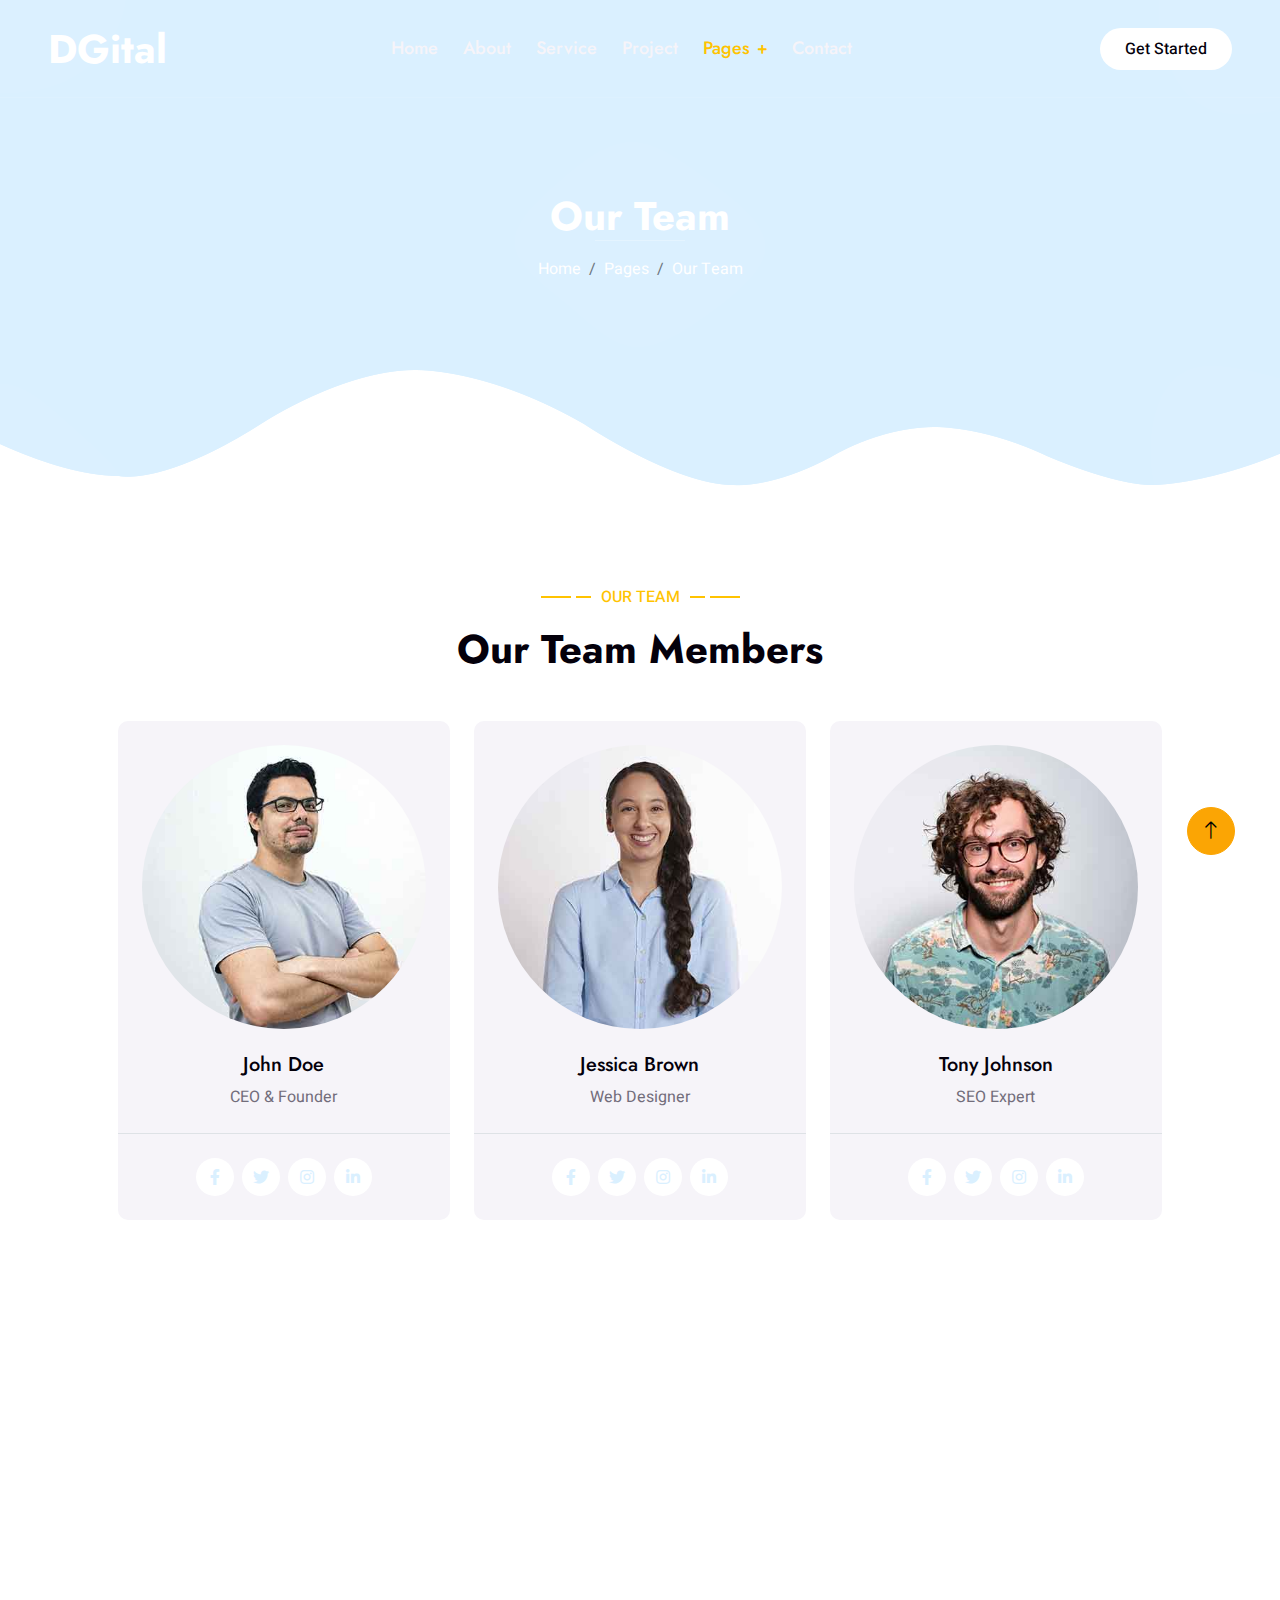
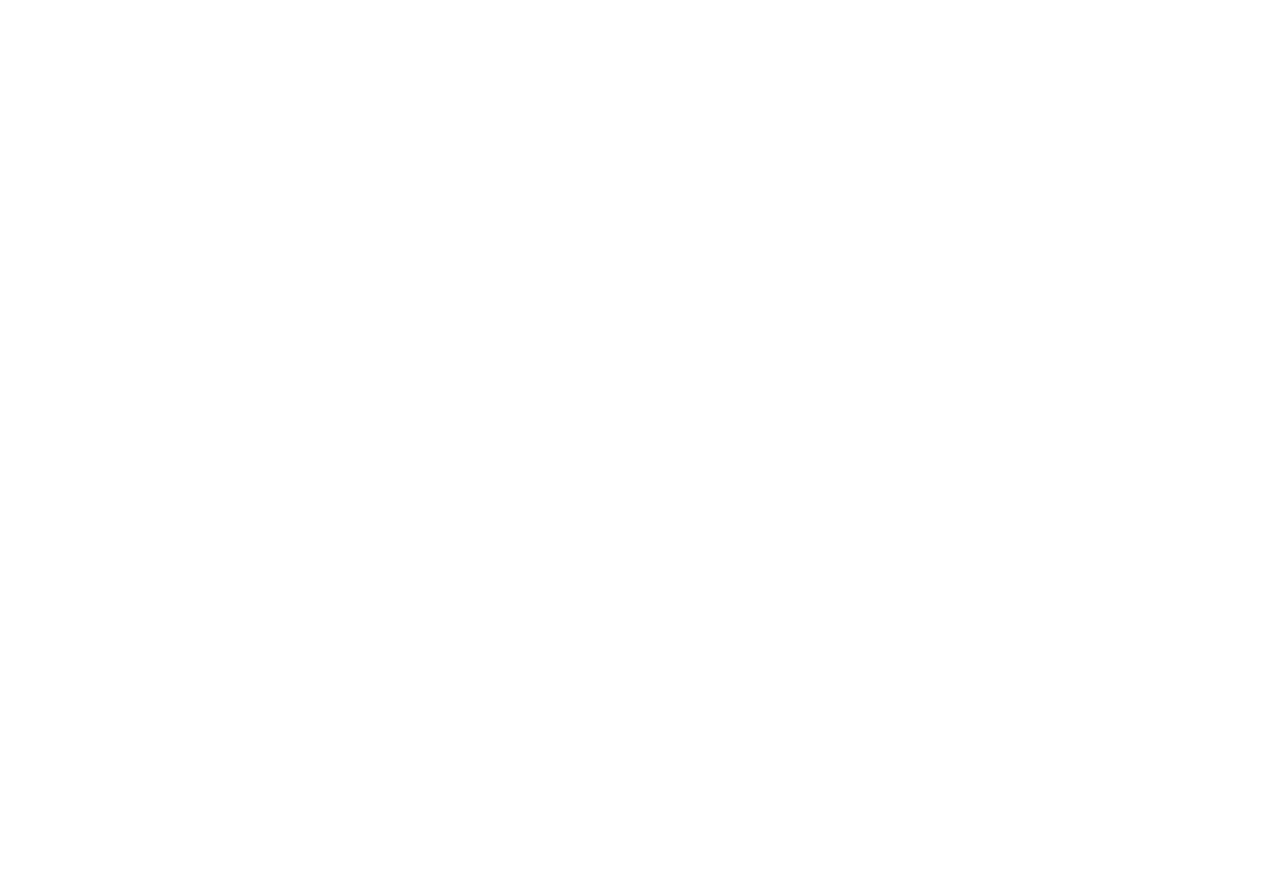
<file: team.html>
<!DOCTYPE html>
<html lang="en">

<head>
    <meta charset="utf-8">
    <title>DGital - Digital Agency HTML Template</title>
    <meta content="width=device-width, initial-scale=1.0" name="viewport">
    <meta content="" name="keywords">
    <meta content="" name="description">

    <!-- Favicon -->
    <link href="img/favicon.ico" rel="icon">

    <!-- Google Web Fonts -->
    <link rel="preconnect" href="https://fonts.googleapis.com">
    <link rel="preconnect" href="https://fonts.gstatic.com" crossorigin>
    <link href="https://fonts.googleapis.com/css2?family=Heebo:wght@400;500&family=Jost:wght@500;600;700&display=swap" rel="stylesheet"> 

    <!-- Icon Font Stylesheet -->
    <link href="https://cdnjs.cloudflare.com/ajax/libs/font-awesome/5.10.0/css/all.min.css" rel="stylesheet">
    <link href="https://cdn.jsdelivr.net/npm/bootstrap-icons@1.4.1/font/bootstrap-icons.css" rel="stylesheet">

    <!-- Libraries Stylesheet -->
    <link href="lib/animate/animate.min.css" rel="stylesheet">
    <link href="lib/owlcarousel/assets/owl.carousel.min.css" rel="stylesheet">
    <link href="lib/lightbox/css/lightbox.min.css" rel="stylesheet">

    <!-- Customized Bootstrap Stylesheet -->
    <link href="css/bootstrap.min.css" rel="stylesheet">

    <!-- Template Stylesheet -->
    <link href="css/style.css" rel="stylesheet">
</head>

<body>
    <div class="container-xxl bg-white p-0">
        <!-- Spinner Start -->
        <div id="spinner" class="show bg-white position-fixed translate-middle w-100 vh-100 top-50 start-50 d-flex align-items-center justify-content-center">
            <div class="spinner-grow text-primary" style="width: 3rem; height: 3rem;" role="status">
                <span class="sr-only">Loading...</span>
            </div>
        </div>
        <!-- Spinner End -->


        <!-- Navbar & Hero Start -->
        <div class="container-xxl position-relative p-0">
            <nav class="navbar navbar-expand-lg navbar-light px-4 px-lg-5 py-3 py-lg-0">
                <a href="" class="navbar-brand p-0">
                    <h1 class="m-0">DGital</h1>
                    <!-- <img src="img/logo.png" alt="Logo"> -->
                </a>
                <button class="navbar-toggler" type="button" data-bs-toggle="collapse" data-bs-target="#navbarCollapse">
                    <span class="fa fa-bars"></span>
                </button>
                <div class="collapse navbar-collapse" id="navbarCollapse">
                    <div class="navbar-nav mx-auto py-0">
                        <a href="index.html" class="nav-item nav-link">Home</a>
                        <a href="about.html" class="nav-item nav-link">About</a>
                        <a href="service.html" class="nav-item nav-link">Service</a>
                        <a href="project.html" class="nav-item nav-link">Project</a>
                        <div class="nav-item dropdown">
                            <a href="#" class="nav-link dropdown-toggle active" data-bs-toggle="dropdown">Pages</a>
                            <div class="dropdown-menu m-0">
                                <a href="team.html" class="dropdown-item active">Our Team</a>
                                <a href="testimonial.html" class="dropdown-item">Testimonial</a>
                                <a href="404.html" class="dropdown-item">404 Page</a>
                            </div>
                        </div>
                        <a href="contact.html" class="nav-item nav-link">Contact</a>
                    </div>
                    <a href="" class="btn rounded-pill py-2 px-4 ms-3 d-none d-lg-block">Get Started</a>
                </div>
            </nav>

            <div class="container-xxl py-5 bg-primary hero-header">
                <div class="container my-5 py-5 px-lg-5">
                    <div class="row g-5 py-5">
                        <div class="col-12 text-center">
                            <h1 class="text-white animated slideInDown">Our Team</h1>
                            <hr class="bg-white mx-auto mt-0" style="width: 90px;">
                            <nav aria-label="breadcrumb">
                                <ol class="breadcrumb justify-content-center">
                                    <li class="breadcrumb-item"><a class="text-white" href="#">Home</a></li>
                                    <li class="breadcrumb-item"><a class="text-white" href="#">Pages</a></li>
                                    <li class="breadcrumb-item text-white active" aria-current="page">Our Team</li>
                                </ol>
                            </nav>
                        </div>
                    </div>
                </div>
            </div>
        </div>
        <!-- Navbar & Hero End -->
        

        <!-- Team Start -->
        <div class="container-xxl py-5">
            <div class="container py-5 px-lg-5">
                <div class="wow fadeInUp" data-wow-delay="0.1s">
                    <p class="section-title text-secondary justify-content-center"><span></span>Our Team<span></span></p>
                    <h1 class="text-center mb-5">Our Team Members</h1>
                </div>
                <div class="row g-4">
                    <div class="col-lg-4 col-md-6 wow fadeInUp" data-wow-delay="0.1s">
                        <div class="team-item bg-light rounded">
                            <div class="text-center border-bottom p-4">
                                <img class="img-fluid rounded-circle mb-4" src="img/team-1.jpg" alt="">
                                <h5>John Doe</h5>
                                <span>CEO & Founder</span>
                            </div>
                            <div class="d-flex justify-content-center p-4">
                                <a class="btn btn-square mx-1" href=""><i class="fab fa-facebook-f"></i></a>
                                <a class="btn btn-square mx-1" href=""><i class="fab fa-twitter"></i></a>
                                <a class="btn btn-square mx-1" href=""><i class="fab fa-instagram"></i></a>
                                <a class="btn btn-square mx-1" href=""><i class="fab fa-linkedin-in"></i></a>
                            </div>
                        </div>
                    </div>
                    <div class="col-lg-4 col-md-6 wow fadeInUp" data-wow-delay="0.3s">
                        <div class="team-item bg-light rounded">
                            <div class="text-center border-bottom p-4">
                                <img class="img-fluid rounded-circle mb-4" src="img/team-2.jpg" alt="">
                                <h5>Jessica Brown</h5>
                                <span>Web Designer</span>
                            </div>
                            <div class="d-flex justify-content-center p-4">
                                <a class="btn btn-square mx-1" href=""><i class="fab fa-facebook-f"></i></a>
                                <a class="btn btn-square mx-1" href=""><i class="fab fa-twitter"></i></a>
                                <a class="btn btn-square mx-1" href=""><i class="fab fa-instagram"></i></a>
                                <a class="btn btn-square mx-1" href=""><i class="fab fa-linkedin-in"></i></a>
                            </div>
                        </div>
                    </div>
                    <div class="col-lg-4 col-md-6 wow fadeInUp" data-wow-delay="0.5s">
                        <div class="team-item bg-light rounded">
                            <div class="text-center border-bottom p-4">
                                <img class="img-fluid rounded-circle mb-4" src="img/team-3.jpg" alt="">
                                <h5>Tony Johnson</h5>
                                <span>SEO Expert</span>
                            </div>
                            <div class="d-flex justify-content-center p-4">
                                <a class="btn btn-square mx-1" href=""><i class="fab fa-facebook-f"></i></a>
                                <a class="btn btn-square mx-1" href=""><i class="fab fa-twitter"></i></a>
                                <a class="btn btn-square mx-1" href=""><i class="fab fa-instagram"></i></a>
                                <a class="btn btn-square mx-1" href=""><i class="fab fa-linkedin-in"></i></a>
                            </div>
                        </div>
                    </div>
                    <div class="col-lg-4 col-md-6 wow fadeInUp" data-wow-delay="0.1s">
                        <div class="team-item bg-light rounded">
                            <div class="text-center border-bottom p-4">
                                <img class="img-fluid rounded-circle mb-4" src="img/team-2.jpg" alt="">
                                <h5>John Doe</h5>
                                <span>CEO & Founder</span>
                            </div>
                            <div class="d-flex justify-content-center p-4">
                                <a class="btn btn-square mx-1" href=""><i class="fab fa-facebook-f"></i></a>
                                <a class="btn btn-square mx-1" href=""><i class="fab fa-twitter"></i></a>
                                <a class="btn btn-square mx-1" href=""><i class="fab fa-instagram"></i></a>
                                <a class="btn btn-square mx-1" href=""><i class="fab fa-linkedin-in"></i></a>
                            </div>
                        </div>
                    </div>
                    <div class="col-lg-4 col-md-6 wow fadeInUp" data-wow-delay="0.3s">
                        <div class="team-item bg-light rounded">
                            <div class="text-center border-bottom p-4">
                                <img class="img-fluid rounded-circle mb-4" src="img/team-3.jpg" alt="">
                                <h5>Jessica Brown</h5>
                                <span>Web Designer</span>
                            </div>
                            <div class="d-flex justify-content-center p-4">
                                <a class="btn btn-square mx-1" href=""><i class="fab fa-facebook-f"></i></a>
                                <a class="btn btn-square mx-1" href=""><i class="fab fa-twitter"></i></a>
                                <a class="btn btn-square mx-1" href=""><i class="fab fa-instagram"></i></a>
                                <a class="btn btn-square mx-1" href=""><i class="fab fa-linkedin-in"></i></a>
                            </div>
                        </div>
                    </div>
                    <div class="col-lg-4 col-md-6 wow fadeInUp" data-wow-delay="0.5s">
                        <div class="team-item bg-light rounded">
                            <div class="text-center border-bottom p-4">
                                <img class="img-fluid rounded-circle mb-4" src="img/team-1.jpg" alt="">
                                <h5>Tony Johnson</h5>
                                <span>SEO Expert</span>
                            </div>
                            <div class="d-flex justify-content-center p-4">
                                <a class="btn btn-square mx-1" href=""><i class="fab fa-facebook-f"></i></a>
                                <a class="btn btn-square mx-1" href=""><i class="fab fa-twitter"></i></a>
                                <a class="btn btn-square mx-1" href=""><i class="fab fa-instagram"></i></a>
                                <a class="btn btn-square mx-1" href=""><i class="fab fa-linkedin-in"></i></a>
                            </div>
                        </div>
                    </div>
                </div>
            </div>
        </div>
        <!-- Team End -->
        

        <!-- Footer Start -->
        <div class="container-fluid bg-primary text-light footer wow fadeIn" data-wow-delay="0.1s">
            <div class="container py-5 px-lg-5">
                <div class="row g-5">
                    <div class="col-md-6 col-lg-3">
                        <p class="section-title text-white h5 mb-4">Address<span></span></p>
                        <p><i class="fa fa-map-marker-alt me-3"></i>123 Street, New York, USA</p>
                        <p><i class="fa fa-phone-alt me-3"></i>+012 345 67890</p>
                        <p><i class="fa fa-envelope me-3"></i>info@example.com</p>
                        <div class="d-flex pt-2">
                            <a class="btn btn-outline-light btn-social" href=""><i class="fab fa-twitter"></i></a>
                            <a class="btn btn-outline-light btn-social" href=""><i class="fab fa-facebook-f"></i></a>
                            <a class="btn btn-outline-light btn-social" href=""><i class="fab fa-instagram"></i></a>
                            <a class="btn btn-outline-light btn-social" href=""><i class="fab fa-linkedin-in"></i></a>
                        </div>
                    </div>
                    <div class="col-md-6 col-lg-3">
                        <p class="section-title text-white h5 mb-4">Quick Link<span></span></p>
                        <a class="btn btn-link" href="">About Us</a>
                        <a class="btn btn-link" href="">Contact Us</a>
                        <a class="btn btn-link" href="">Privacy Policy</a>
                        <a class="btn btn-link" href="">Terms & Condition</a>
                        <a class="btn btn-link" href="">Career</a>
                    </div>
                    <div class="col-md-6 col-lg-3">
                        <p class="section-title text-white h5 mb-4">Gallery<span></span></p>
                        <div class="row g-2">
                            <div class="col-4">
                                <img class="img-fluid" src="img/portfolio-1.jpg" alt="Image">
                            </div>
                            <div class="col-4">
                                <img class="img-fluid" src="img/portfolio-2.jpg" alt="Image">
                            </div>
                            <div class="col-4">
                                <img class="img-fluid" src="img/portfolio-3.jpg" alt="Image">
                            </div>
                            <div class="col-4">
                                <img class="img-fluid" src="img/portfolio-4.jpg" alt="Image">
                            </div>
                            <div class="col-4">
                                <img class="img-fluid" src="img/portfolio-5.jpg" alt="Image">
                            </div>
                            <div class="col-4">
                                <img class="img-fluid" src="img/portfolio-6.jpg" alt="Image">
                            </div>
                        </div>
                    </div>
                    <div class="col-md-6 col-lg-3">
                        <p class="section-title text-white h5 mb-4">Newsletter<span></span></p>
                        <p>Lorem ipsum dolor sit amet elit. Phasellus nec pretium mi. Curabitur facilisis ornare velit non vulpu</p>
                        <div class="position-relative w-100 mt-3">
                            <input class="form-control border-0 rounded-pill w-100 ps-4 pe-5" type="text" placeholder="Your Email" style="height: 48px;">
                            <button type="button" class="btn shadow-none position-absolute top-0 end-0 mt-1 me-2"><i class="fa fa-paper-plane text-primary fs-4"></i></button>
                        </div>
                    </div>
                </div>
            </div>
            <div class="container px-lg-5">
                <div class="copyright">
                    <div class="row">
                        <div class="col-md-6 text-center text-md-start mb-3 mb-md-0">
                            &copy; <a class="border-bottom" href="#">Your Site Name</a>, All Right Reserved. 
							
							<!--/*** This template is free as long as you keep the footer author’s credit link/attribution link/backlink. If you'd like to use the template without the footer author’s credit link/attribution link/backlink, you can purchase the Credit Removal License from "https://htmlcodex.com/credit-removal". Thank you for your support. ***/-->
							Designed By <a class="border-bottom" href="https://htmlcodex.com">HTML Codex</a>
                        </div>
                        <div class="col-md-6 text-center text-md-end">
                            <div class="footer-menu">
                                <a href="">Home</a>
                                <a href="">Cookies</a>
                                <a href="">Help</a>
                                <a href="">FQAs</a>
                            </div>
                        </div>
                    </div>
                </div>
            </div>
        </div>
        <!-- Footer End -->


        <!-- Back to Top -->
        <a href="#" class="btn btn-lg btn-secondary btn-lg-square back-to-top"><i class="bi bi-arrow-up"></i></a>
    </div>

    <!-- JavaScript Libraries -->
    <script src="https://code.jquery.com/jquery-3.4.1.min.js"></script>
    <script src="https://cdn.jsdelivr.net/npm/bootstrap@5.0.0/dist/js/bootstrap.bundle.min.js"></script>
    <script src="lib/wow/wow.min.js"></script>
    <script src="lib/easing/easing.min.js"></script>
    <script src="lib/waypoints/waypoints.min.js"></script>
    <script src="lib/counterup/counterup.min.js"></script>
    <script src="lib/owlcarousel/owl.carousel.min.js"></script>
    <script src="lib/isotope/isotope.pkgd.min.js"></script>
    <script src="lib/lightbox/js/lightbox.min.js"></script>

    <!-- Template Javascript -->
    <script src="js/main.js"></script>
</body>

</html>
</file>
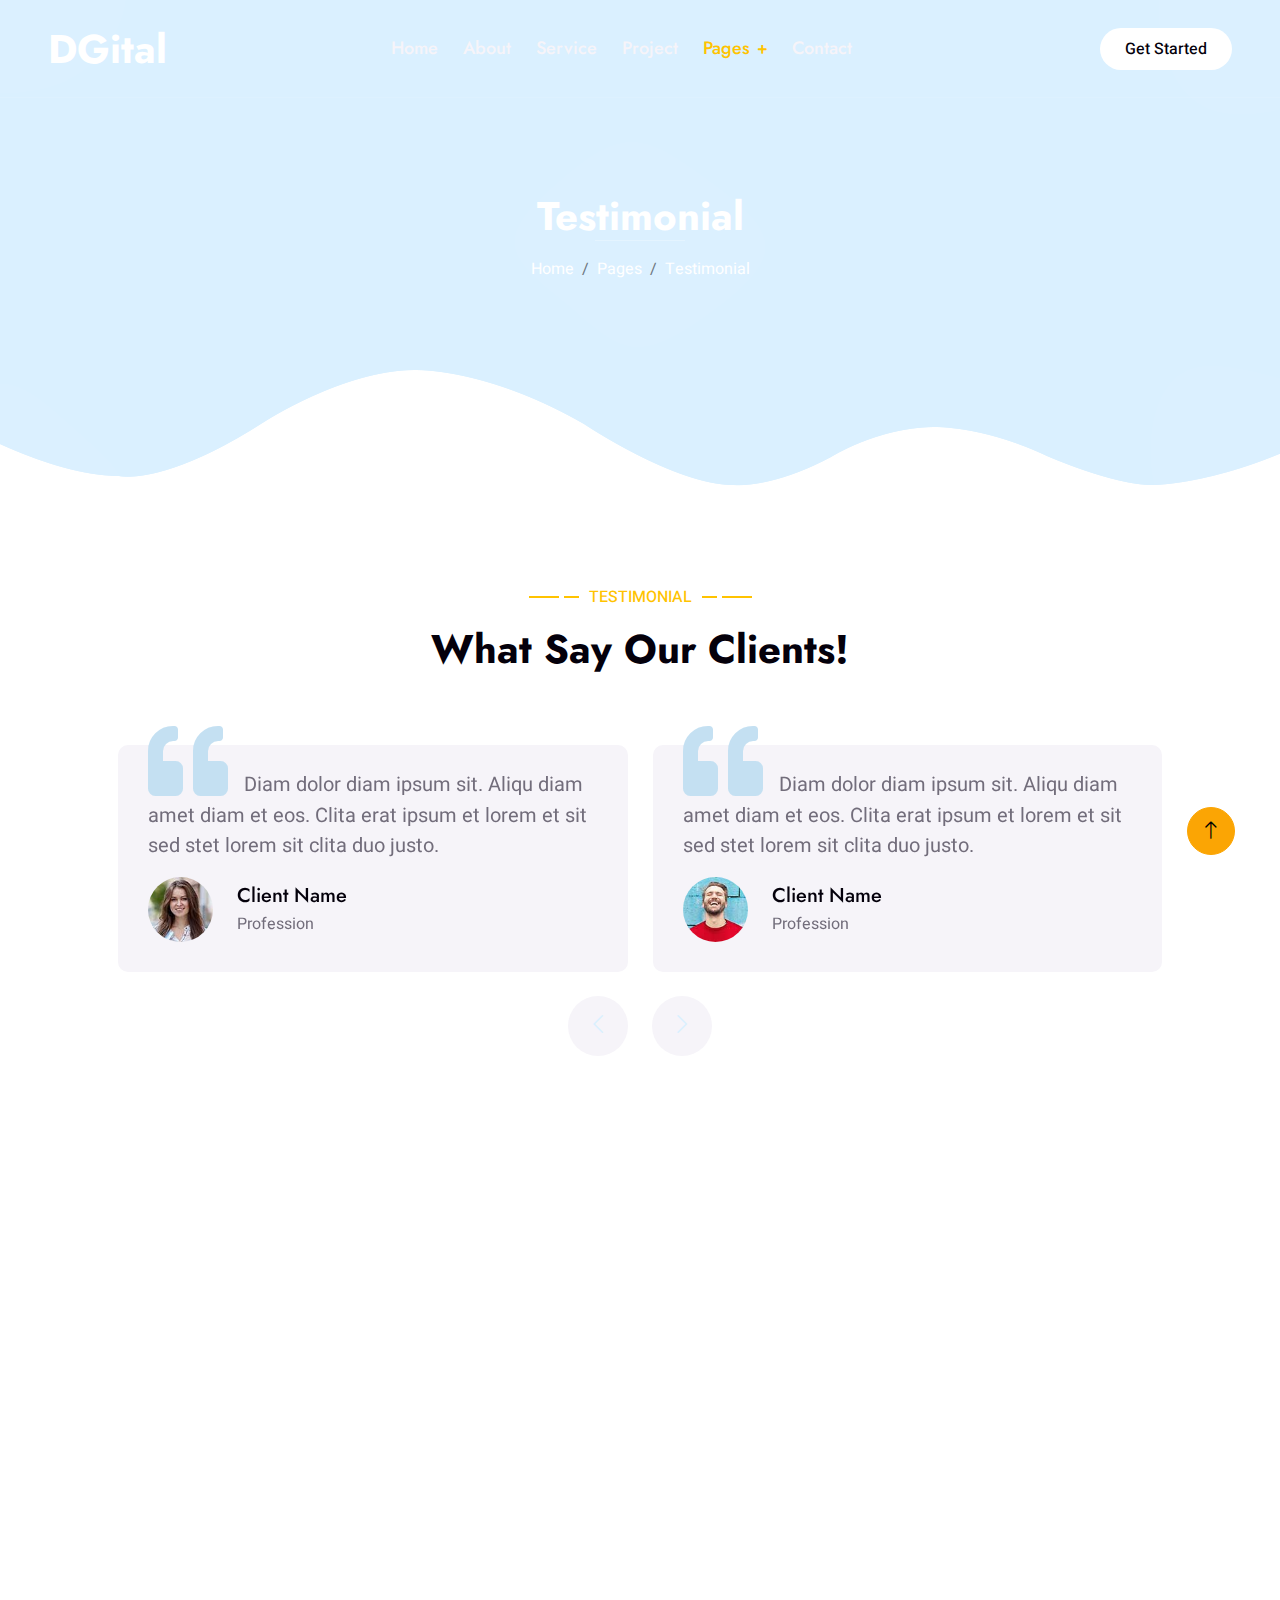
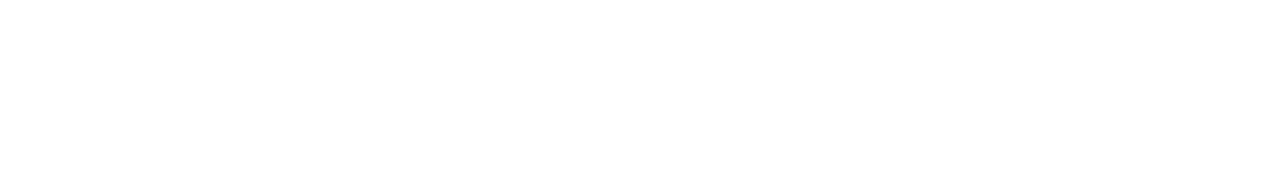
<file: testimonial.html>
<!DOCTYPE html>
<html lang="en">

<head>
    <meta charset="utf-8">
    <title>DGital - Digital Agency HTML Template</title>
    <meta content="width=device-width, initial-scale=1.0" name="viewport">
    <meta content="" name="keywords">
    <meta content="" name="description">

    <!-- Favicon -->
    <link href="img/favicon.ico" rel="icon">

    <!-- Google Web Fonts -->
    <link rel="preconnect" href="https://fonts.googleapis.com">
    <link rel="preconnect" href="https://fonts.gstatic.com" crossorigin>
    <link href="https://fonts.googleapis.com/css2?family=Heebo:wght@400;500&family=Jost:wght@500;600;700&display=swap" rel="stylesheet"> 

    <!-- Icon Font Stylesheet -->
    <link href="https://cdnjs.cloudflare.com/ajax/libs/font-awesome/5.10.0/css/all.min.css" rel="stylesheet">
    <link href="https://cdn.jsdelivr.net/npm/bootstrap-icons@1.4.1/font/bootstrap-icons.css" rel="stylesheet">

    <!-- Libraries Stylesheet -->
    <link href="lib/animate/animate.min.css" rel="stylesheet">
    <link href="lib/owlcarousel/assets/owl.carousel.min.css" rel="stylesheet">
    <link href="lib/lightbox/css/lightbox.min.css" rel="stylesheet">

    <!-- Customized Bootstrap Stylesheet -->
    <link href="css/bootstrap.min.css" rel="stylesheet">

    <!-- Template Stylesheet -->
    <link href="css/style.css" rel="stylesheet">
</head>

<body>
    <div class="container-xxl bg-white p-0">
        <!-- Spinner Start -->
        <div id="spinner" class="show bg-white position-fixed translate-middle w-100 vh-100 top-50 start-50 d-flex align-items-center justify-content-center">
            <div class="spinner-grow text-primary" style="width: 3rem; height: 3rem;" role="status">
                <span class="sr-only">Loading...</span>
            </div>
        </div>
        <!-- Spinner End -->


        <!-- Navbar & Hero Start -->
        <div class="container-xxl position-relative p-0">
            <nav class="navbar navbar-expand-lg navbar-light px-4 px-lg-5 py-3 py-lg-0">
                <a href="" class="navbar-brand p-0">
                    <h1 class="m-0">DGital</h1>
                    <!-- <img src="img/logo.png" alt="Logo"> -->
                </a>
                <button class="navbar-toggler" type="button" data-bs-toggle="collapse" data-bs-target="#navbarCollapse">
                    <span class="fa fa-bars"></span>
                </button>
                <div class="collapse navbar-collapse" id="navbarCollapse">
                    <div class="navbar-nav mx-auto py-0">
                        <a href="index.html" class="nav-item nav-link">Home</a>
                        <a href="about.html" class="nav-item nav-link">About</a>
                        <a href="service.html" class="nav-item nav-link">Service</a>
                        <a href="project.html" class="nav-item nav-link">Project</a>
                        <div class="nav-item dropdown">
                            <a href="#" class="nav-link dropdown-toggle active" data-bs-toggle="dropdown">Pages</a>
                            <div class="dropdown-menu m-0">
                                <a href="team.html" class="dropdown-item">Our Team</a>
                                <a href="testimonial.html" class="dropdown-item active">Testimonial</a>
                                <a href="404.html" class="dropdown-item">404 Page</a>
                            </div>
                        </div>
                        <a href="contact.html" class="nav-item nav-link">Contact</a>
                    </div>
                    <a href="" class="btn rounded-pill py-2 px-4 ms-3 d-none d-lg-block">Get Started</a>
                </div>
            </nav>

            <div class="container-xxl py-5 bg-primary hero-header">
                <div class="container my-5 py-5 px-lg-5">
                    <div class="row g-5 py-5">
                        <div class="col-12 text-center">
                            <h1 class="text-white animated slideInDown">Testimonial</h1>
                            <hr class="bg-white mx-auto mt-0" style="width: 90px;">
                            <nav aria-label="breadcrumb">
                                <ol class="breadcrumb justify-content-center">
                                    <li class="breadcrumb-item"><a class="text-white" href="#">Home</a></li>
                                    <li class="breadcrumb-item"><a class="text-white" href="#">Pages</a></li>
                                    <li class="breadcrumb-item text-white active" aria-current="page">Testimonial</li>
                                </ol>
                            </nav>
                        </div>
                    </div>
                </div>
            </div>
        </div>
        <!-- Navbar & Hero End -->
        

        <!-- Testimonial Start -->
        <div class="container-xxl py-5 wow fadeInUp" data-wow-delay="0.1s">
            <div class="container py-5 px-lg-5">
                <p class="section-title text-secondary justify-content-center"><span></span>Testimonial<span></span></p>
                <h1 class="text-center mb-5">What Say Our Clients!</h1>
                <div class="owl-carousel testimonial-carousel">
                    <div class="testimonial-item bg-light rounded my-4">
                        <p class="fs-5"><i class="fa fa-quote-left fa-4x text-primary mt-n4 me-3"></i>Diam dolor diam ipsum sit. Aliqu diam amet diam et eos. Clita erat ipsum et lorem et sit sed stet lorem sit clita duo justo.</p>
                        <div class="d-flex align-items-center">
                            <img class="img-fluid flex-shrink-0 rounded-circle" src="img/testimonial-1.jpg" style="width: 65px; height: 65px;">
                            <div class="ps-4">
                                <h5 class="mb-1">Client Name</h5>
                                <span>Profession</span>
                            </div>
                        </div>
                    </div>
                    <div class="testimonial-item bg-light rounded my-4">
                        <p class="fs-5"><i class="fa fa-quote-left fa-4x text-primary mt-n4 me-3"></i>Diam dolor diam ipsum sit. Aliqu diam amet diam et eos. Clita erat ipsum et lorem et sit sed stet lorem sit clita duo justo.</p>
                        <div class="d-flex align-items-center">
                            <img class="img-fluid flex-shrink-0 rounded-circle" src="img/testimonial-2.jpg" style="width: 65px; height: 65px;">
                            <div class="ps-4">
                                <h5 class="mb-1">Client Name</h5>
                                <span>Profession</span>
                            </div>
                        </div>
                    </div>
                    <div class="testimonial-item bg-light rounded my-4">
                        <p class="fs-5"><i class="fa fa-quote-left fa-4x text-primary mt-n4 me-3"></i>Diam dolor diam ipsum sit. Aliqu diam amet diam et eos. Clita erat ipsum et lorem et sit sed stet lorem sit clita duo justo.</p>
                        <div class="d-flex align-items-center">
                            <img class="img-fluid flex-shrink-0 rounded-circle" src="img/testimonial-3.jpg" style="width: 65px; height: 65px;">
                            <div class="ps-4">
                                <h5 class="mb-1">Client Name</h5>
                                <span>Profession</span>
                            </div>
                        </div>
                    </div>
                </div>
            </div>
        </div>
        <!-- Testimonial End -->
        

        <!-- Footer Start -->
        <div class="container-fluid bg-primary text-light footer wow fadeIn" data-wow-delay="0.1s">
            <div class="container py-5 px-lg-5">
                <div class="row g-5">
                    <div class="col-md-6 col-lg-3">
                        <p class="section-title text-white h5 mb-4">Address<span></span></p>
                        <p><i class="fa fa-map-marker-alt me-3"></i>123 Street, New York, USA</p>
                        <p><i class="fa fa-phone-alt me-3"></i>+012 345 67890</p>
                        <p><i class="fa fa-envelope me-3"></i>info@example.com</p>
                        <div class="d-flex pt-2">
                            <a class="btn btn-outline-light btn-social" href=""><i class="fab fa-twitter"></i></a>
                            <a class="btn btn-outline-light btn-social" href=""><i class="fab fa-facebook-f"></i></a>
                            <a class="btn btn-outline-light btn-social" href=""><i class="fab fa-instagram"></i></a>
                            <a class="btn btn-outline-light btn-social" href=""><i class="fab fa-linkedin-in"></i></a>
                        </div>
                    </div>
                    <div class="col-md-6 col-lg-3">
                        <p class="section-title text-white h5 mb-4">Quick Link<span></span></p>
                        <a class="btn btn-link" href="">About Us</a>
                        <a class="btn btn-link" href="">Contact Us</a>
                        <a class="btn btn-link" href="">Privacy Policy</a>
                        <a class="btn btn-link" href="">Terms & Condition</a>
                        <a class="btn btn-link" href="">Career</a>
                    </div>
                    <div class="col-md-6 col-lg-3">
                        <p class="section-title text-white h5 mb-4">Gallery<span></span></p>
                        <div class="row g-2">
                            <div class="col-4">
                                <img class="img-fluid" src="img/portfolio-1.jpg" alt="Image">
                            </div>
                            <div class="col-4">
                                <img class="img-fluid" src="img/portfolio-2.jpg" alt="Image">
                            </div>
                            <div class="col-4">
                                <img class="img-fluid" src="img/portfolio-3.jpg" alt="Image">
                            </div>
                            <div class="col-4">
                                <img class="img-fluid" src="img/portfolio-4.jpg" alt="Image">
                            </div>
                            <div class="col-4">
                                <img class="img-fluid" src="img/portfolio-5.jpg" alt="Image">
                            </div>
                            <div class="col-4">
                                <img class="img-fluid" src="img/portfolio-6.jpg" alt="Image">
                            </div>
                        </div>
                    </div>
                    <div class="col-md-6 col-lg-3">
                        <p class="section-title text-white h5 mb-4">Newsletter<span></span></p>
                        <p>Lorem ipsum dolor sit amet elit. Phasellus nec pretium mi. Curabitur facilisis ornare velit non vulpu</p>
                        <div class="position-relative w-100 mt-3">
                            <input class="form-control border-0 rounded-pill w-100 ps-4 pe-5" type="text" placeholder="Your Email" style="height: 48px;">
                            <button type="button" class="btn shadow-none position-absolute top-0 end-0 mt-1 me-2"><i class="fa fa-paper-plane text-primary fs-4"></i></button>
                        </div>
                    </div>
                </div>
            </div>
            <div class="container px-lg-5">
                <div class="copyright">
                    <div class="row">
                        <div class="col-md-6 text-center text-md-start mb-3 mb-md-0">
                            &copy; <a class="border-bottom" href="#">Your Site Name</a>, All Right Reserved. 
							
							<!--/*** This template is free as long as you keep the footer author’s credit link/attribution link/backlink. If you'd like to use the template without the footer author’s credit link/attribution link/backlink, you can purchase the Credit Removal License from "https://htmlcodex.com/credit-removal". Thank you for your support. ***/-->
							Designed By <a class="border-bottom" href="https://htmlcodex.com">HTML Codex</a>
                        </div>
                        <div class="col-md-6 text-center text-md-end">
                            <div class="footer-menu">
                                <a href="">Home</a>
                                <a href="">Cookies</a>
                                <a href="">Help</a>
                                <a href="">FQAs</a>
                            </div>
                        </div>
                    </div>
                </div>
            </div>
        </div>
        <!-- Footer End -->


        <!-- Back to Top -->
        <a href="#" class="btn btn-lg btn-secondary btn-lg-square back-to-top"><i class="bi bi-arrow-up"></i></a>
    </div>

    <!-- JavaScript Libraries -->
    <script src="https://code.jquery.com/jquery-3.4.1.min.js"></script>
    <script src="https://cdn.jsdelivr.net/npm/bootstrap@5.0.0/dist/js/bootstrap.bundle.min.js"></script>
    <script src="lib/wow/wow.min.js"></script>
    <script src="lib/easing/easing.min.js"></script>
    <script src="lib/waypoints/waypoints.min.js"></script>
    <script src="lib/counterup/counterup.min.js"></script>
    <script src="lib/owlcarousel/owl.carousel.min.js"></script>
    <script src="lib/isotope/isotope.pkgd.min.js"></script>
    <script src="lib/lightbox/js/lightbox.min.js"></script>

    <!-- Template Javascript -->
    <script src="js/main.js"></script>
</body>

</html>
</file>
<file: css/style.css>
/********** Template CSS **********/
:root {
    --primary: #daf0ff;
    --secondary: #FFC300;
    --light: #F6F4F9;
    --dark: #04000B;
}


/*** Spinner ***/
#spinner {
    opacity: 0;
    visibility: hidden;
    transition: opacity .5s ease-out, visibility 0s linear .5s;
    z-index: 99999;
}

#spinner.show {
    transition: opacity .5s ease-out, visibility 0s linear 0s;
    visibility: visible;
    opacity: 1;
}

.back-to-top {
    position: fixed;
    display: none;
    right: 45px;
    bottom: 45px;
    z-index: 99;
}


/*** Heading ***/
h1,
h2,
.fw-bold {
    font-weight: 700 !important;
}

h3,
h4,
.fw-semi-bold {
    font-weight: 600 !important;
}

h5,
h6,
.fw-medium {
    font-weight: 500 !important;
}


/*** Button ***/
.btn {
    font-weight: 500;
    transition: .5s;
}

.btn:hover {
    box-shadow: 0 0 10px rgba(0, 0, 0, .5);
}

.btn-square {
    width: 38px;
    height: 38px;
}

.btn-sm-square {
    width: 32px;
    height: 32px;
}

.btn-lg-square {
    width: 48px;
    height: 48px;
}

.btn-square,
.btn-sm-square,
.btn-lg-square {
    padding: 0;
    display: flex;
    align-items: center;
    justify-content: center;
    font-weight: normal;
    border-radius: 50px;
}


/*** Navbar ***/
.navbar .dropdown-toggle::after {
    border: none;
    content: "\f067";
    font-family: "Font Awesome 5 Free";
    font-size: 10px;
    font-weight: bold;
    vertical-align: middle;
    margin-left: 8px;
}

.navbar-light .navbar-nav .nav-link {
    position: relative;
    margin-right: 25px;
    padding: 35px 0;
    font-family: 'Jost', sans-serif;
    font-size: 18px;
    font-weight: 500;
    color: var(--light) !important;
    outline: none;
    transition: .5s;
}

.sticky-top.navbar-light .navbar-nav .nav-link {
    padding: 20px 0;
    color: var(--dark) !important;
}

.navbar-light .navbar-nav .nav-link:hover,
.navbar-light .navbar-nav .nav-link.active {
    color: var(--secondary) !important;
}

.navbar-light .navbar-brand h1 {
    color: #FFFFFF;
}

.navbar-light .navbar-brand img {
    max-height: 60px;
    transition: .5s;
}

.sticky-top.navbar-light .navbar-brand img {
    max-height: 45px;
}

@media (max-width: 991.98px) {
    .sticky-top.navbar-light {
        position: relative;
        background: #FFFFFF;
    }

    .navbar-light .navbar-collapse {
        margin-top: 15px;
        border-top: 1px solid #DDDDDD;
    }

    .navbar-light .navbar-nav .nav-link,
    .sticky-top.navbar-light .navbar-nav .nav-link {
        padding: 10px 0;
        margin-left: 0;
        color: var(--dark) !important;
    }

    .navbar-light .navbar-brand h1 {
        color: var(--primary);
    }

    .navbar-light .navbar-brand img {
        max-height: 45px;
    }
}

@media (min-width: 992px) {
    .navbar-light {
        position: absolute;
        width: 100%;
        top: 0;
        left: 0;
        border-bottom: 1px solid rgba(256, 256, 256, .1);
        z-index: 999;
    }
    
    .sticky-top.navbar-light {
        position: fixed;
        background: #FFFFFF;
    }

    .sticky-top.navbar-light .navbar-brand h1 {
        color: var(--primary);
    }

    .navbar-light .navbar-nav .nav-item .dropdown-menu {
        display: block;
        border: none;
        margin-top: 0;
        top: 150%;
        opacity: 0;
        visibility: hidden;
        transition: .5s;
    }

    .navbar-light .navbar-nav .nav-item:hover .dropdown-menu {
        top: 100%;
        visibility: visible;
        transition: .5s;
        opacity: 1;
    }

    .navbar-light .btn {
        color: var(--dark);
        background: #FFFFFF;
    }

    .sticky-top.navbar-light .btn {
        color: var(--dark);
        background: var(--secondary);
    }
}


/*** Hero Header ***/
/* .hero-header {
    margin-bottom: 6rem;
    padding: 18rem 0;
    background:
        url(../img/blob-top-left.png),
        url(../img/blob-top-right.png),
        url(../img/blob-bottom-left.png),
        url(../img/blob-bottom-right.png),
        url(../img/blob-center.png),
        url(../img/bg-bottom.png);
    background-position:
        left 0px top 0px,
        right 0px top 0px,
        left 0px bottom 0px,
        right 0px bottom 0px,
        center center,
        center bottom;
    background-repeat: no-repeat;

    
@media (max-width: 991.98px) {
    .hero-header {
        padding: 6rem 0 9rem 0;
    }
}
} */
/* Styling for the logo */
.rotated-image {
    transform: rotate(36deg); /* Rotate the image 45 degrees clockwise */
    transition: transform 0.3s ease; /* Add smooth animation */
    margin-left: 35px;
    margin-top: -50px;
}

.hero-header {
    padding: 5rem 0;
    background:
        url(../img/blob-top-left.png),
        url(../img/blob-top-right.png),
        url(../img/blob-bottom-left.png),
        url(../img/blob-bottom-right.png),
        url(../img/blob-center.png),
        url(../img/bg-bottom.png);
    background-position:
        left 0px top 0px,
        right 0px top 0px,
        left 0px bottom 0px,
        right 0px bottom 0px,
        center center,
        center bottom;
    background-repeat: no-repeat;
}

.hero-header .logo {
    max-width: 700px; /* Set appropriate size for the logo */
}

/* Styling for the header text */
.hero-header h1 {
    font-size: 2.5rem; /* Adjust the text size */
    margin: 0; /* Remove unnecessary margin */
}

/* Adjust the layout */
.hero-header .row {
    display: flex; /* Use Flexbox for better alignment */
    align-items: center; /* Vertically center align logo and text */
    justify-content: center; /* Center the row horizontally */
}

.hero-header .col-lg-2, .hero-header .col-lg-10 {
    display: flex;
    align-items: center; /* Vertically center items inside columns */
}

/* Reverse the order of columns in larger screens */
@media (min-width: 992px) {
    .hero-header .row {
        flex-direction: row-reverse; /* Reverse the order of elements */
    }
}

/* Adjust layout for smaller screens */
@media (max-width: 768px) {
    /* Stack logo and text vertically on smaller screens */
    .hero-header .row {
        flex-direction: column;
    }

    .hero-header .logo {
        margin-bottom: 1rem; /* Add spacing below logo when stacked */
    }

    .hero-header h1 {
        text-align: center; /* Center-align the text */
    }
}



/*** Section Title ***/
.section-title {
    position: relative;
    display: flex;
    align-items: center;
    font-weight: 500;
    text-transform: uppercase;
}

.section-title span:first-child,
.section-title span:last-child {
    position: relative;
    display: inline-block;
    margin-right: 30px;
    width: 30px;
    height: 2px;
}

.section-title span:last-child {
    margin-right: 0;
    margin-left: 30px;
}

.section-title span:first-child::after,
.section-title span:last-child::after {
    position: absolute;
    content: "";
    width: 15px;
    height: 2px;
    top: 0;
    right: -20px;
}

.section-title span:last-child::after {
    right: auto;
    left: -20px;
}

.section-title.text-primary span:first-child,
.section-title.text-primary span:last-child,
.section-title.text-primary span:first-child::after,
.section-title.text-primary span:last-child::after {
    background: var(--primary);
}

.section-title.text-secondary span:first-child,
.section-title.text-secondary span:last-child,
.section-title.text-secondary span:first-child::after,
.section-title.text-secondary span:last-child::after {
    background: var(--secondary);
}

.section-title.text-white span:first-child,
.section-title.text-white span:last-child,
.section-title.text-white span:first-child::after,
.section-title.text-white span:last-child::after {
    background: #FFFFFF;
}


/*** Feature ***/
.feature-item {
    transition: .5s;
}

.feature-item:hover {
    margin-top: -15px;
}


/*** About ***/
.progress {
    height: 5px;
}

.progress .progress-bar {
    width: 0px;
    transition: 3s;
}


/*** Fact ***/
.fact {
    margin: 6rem 0;
    background:
        url(../img/blob-top-left.png),
        url(../img/blob-top-right.png),
        url(../img/blob-bottom-left.png),
        url(../img/blob-bottom-right.png),
        url(../img/blob-center.png);
    background-position:
        left 0px top 0px,
        right 0px top 0px,
        left 0px bottom 0px,
        right 0px bottom 0px,
        center center;
    background-repeat: no-repeat;
}


/*** Service ***/
.service-item {
    position: relative;
    padding: 45px 30px;
    background: var(--light);
    overflow: hidden;
    transition: .5s;
}

.service-item:hover {
    margin-top: -15px;
    padding-bottom: 60px;
    background: var(--primary);
}

.service-item .service-icon {
    margin: 0 auto 20px auto;
    width: 100px;
    height: 100px;
    display: flex;
    align-items: center;
    justify-content: center;
    color: var(--light);
    background: url(../img/blob-primary.png) center center no-repeat;
    background-size: contain;
    transition: .5s;
}

.service-item:hover .service-icon {
    color: var(--dark);
    background: url(../img/blob-secondary.png) center center no-repeat;
    background-size: contain;
}

.service-item h5,
.service-item p {
    transition: .5s;
}

.service-item:hover h5,
.service-item:hover p {
    color: #FFFFFF;
}

.service-item a.btn {
    position: absolute;
    bottom: -40px;
    left: 50%;
    transform: translateX(-50%);
    color: var(--primary);
    background: #FFFFFF;
    border-radius: 40px 40px 0 0;
    transition: .5s;
    z-index: 1;
}

.service-item a.btn:hover {
    color: var(--dark);
    background: var(--secondary);
}

.service-item:hover a.btn {
    bottom: 0;
}


/*** Project Portfolio ***/
#portfolio-flters li {
    display: inline-block;
    font-weight: 500;
    color: var(--dark);
    cursor: pointer;
    transition: .5s;
    border-bottom: 2px solid transparent;
}

#portfolio-flters li:hover,
#portfolio-flters li.active {
    color: var(--primary);
    border-color: var(--primary);
}

.portfolio-item img {
    transition: .5s;
}

.portfolio-item:hover img {
    transform: scale(1.1);
}

.portfolio-item .portfolio-overlay {
    position: absolute;
    display: flex;
    align-items: center;
    justify-content: center;
    width: 100%;
    height: 100%;
    top: 0;
    left: 0;
    background: rgba(98, 34, 204, .9);
    transition: .5s;
    opacity: 0;
}

.portfolio-item:hover .portfolio-overlay {
    opacity: 1;
}


/*** Newsletter ***/
.newsletter {
    margin: 6rem 0;
    background:
        url(../img/blob-top-left.png),
        url(../img/blob-top-right.png),
        url(../img/blob-bottom-left.png),
        url(../img/blob-bottom-right.png),
        url(../img/blob-center.png);
    background-position:
        left 0px top 0px,
        right 0px top 0px,
        left 0px bottom 0px,
        right 0px bottom 0px,
        center center;
    background-repeat: no-repeat;
}


/*** Testimonial ***/
.testimonial-carousel .testimonial-item {
    padding: 0 30px 30px 30px;
}

.testimonial-carousel .owl-nav {
    display: flex;
    justify-content: center;
}

.testimonial-carousel .owl-nav .owl-prev,
.testimonial-carousel .owl-nav .owl-next {
    margin: 0 12px;
    width: 60px;
    height: 60px;
    display: flex;
    align-items: center;
    justify-content: center;
    color: var(--primary);
    background: var(--light);
    border-radius: 60px;
    font-size: 22px;
    transition: .5s;
}

.testimonial-carousel .owl-nav .owl-prev:hover,
.testimonial-carousel .owl-nav .owl-next:hover {
    color: #FFFFFF;
    background: var(--primary);
    box-shadow: 0 0 10px rgba(0, 0, 0, .5);
}


/*** Team ***/
.team-item .btn {
    color: var(--primary);
    background: #FFFFFF;
}

.team-item .btn:hover {
    color: #FFFFFF;
    background: var(--primary);
}


/*** Footer ***/
.footer {
    margin-top: 6rem;
    padding-top: 9rem;
    background:
        url(../img/bg-top.png),
        url(../img/map.png);
    background-position:
        center top,
        center center;
    background-repeat: no-repeat;
}

.footer .btn.btn-social {
    margin-right: 5px;
    width: 40px;
    height: 40px;
    display: flex;
    align-items: center;
    justify-content: center;
    color: var(--light);
    border: 1px solid rgba(256, 256, 256, .1);
    border-radius: 40px;
    transition: .3s;
}

.footer .btn.btn-social:hover {
    color: var(--primary);
}

.footer .btn.btn-link {
    display: block;
    margin-bottom: 10px;
    padding: 0;
    text-align: left;
    color: var(--light);
    font-weight: normal;
    transition: .3s;
}

.footer .btn.btn-link::before {
    position: relative;
    content: "\f105";
    font-family: "Font Awesome 5 Free";
    font-weight: 900;
    margin-right: 10px;
}

.footer .btn.btn-link:hover {
    letter-spacing: 1px;
    box-shadow: none;
    color: var(--secondary);
}

.footer .copyright {
    padding: 25px 0;
    font-size: 14px;
    border-top: 1px solid rgba(256, 256, 256, .1);
}

.footer .copyright a {
    color: var(--light);
}

.footer .footer-menu a {
    margin-right: 15px;
    padding-right: 15px;
    border-right: 1px solid rgba(255, 255, 255, .1);
}

.footer .footer-menu a:last-child {
    margin-right: 0;
    padding-right: 0;
    border-right: none;
}

.footer .copyright a:hover,
.footer .footer-menu a:hover {
    color: var(--secondary);
}
</file>
